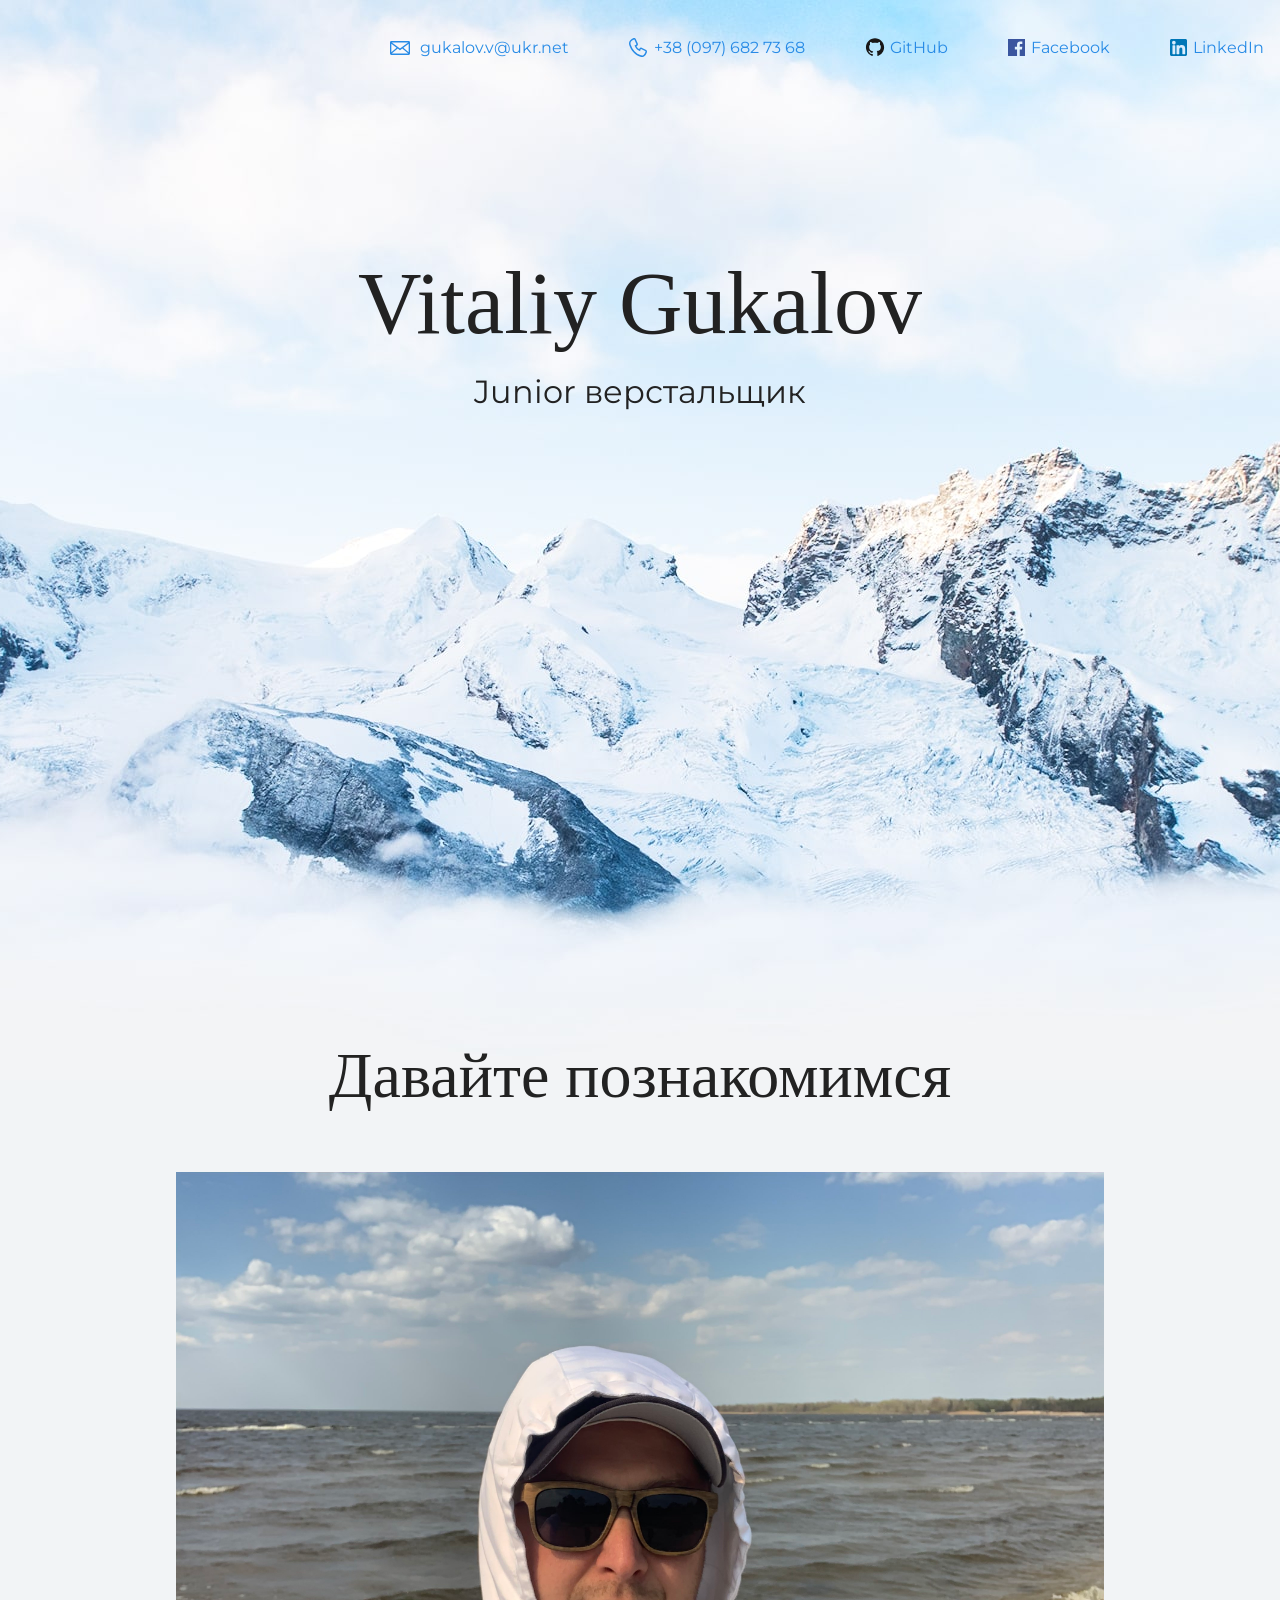
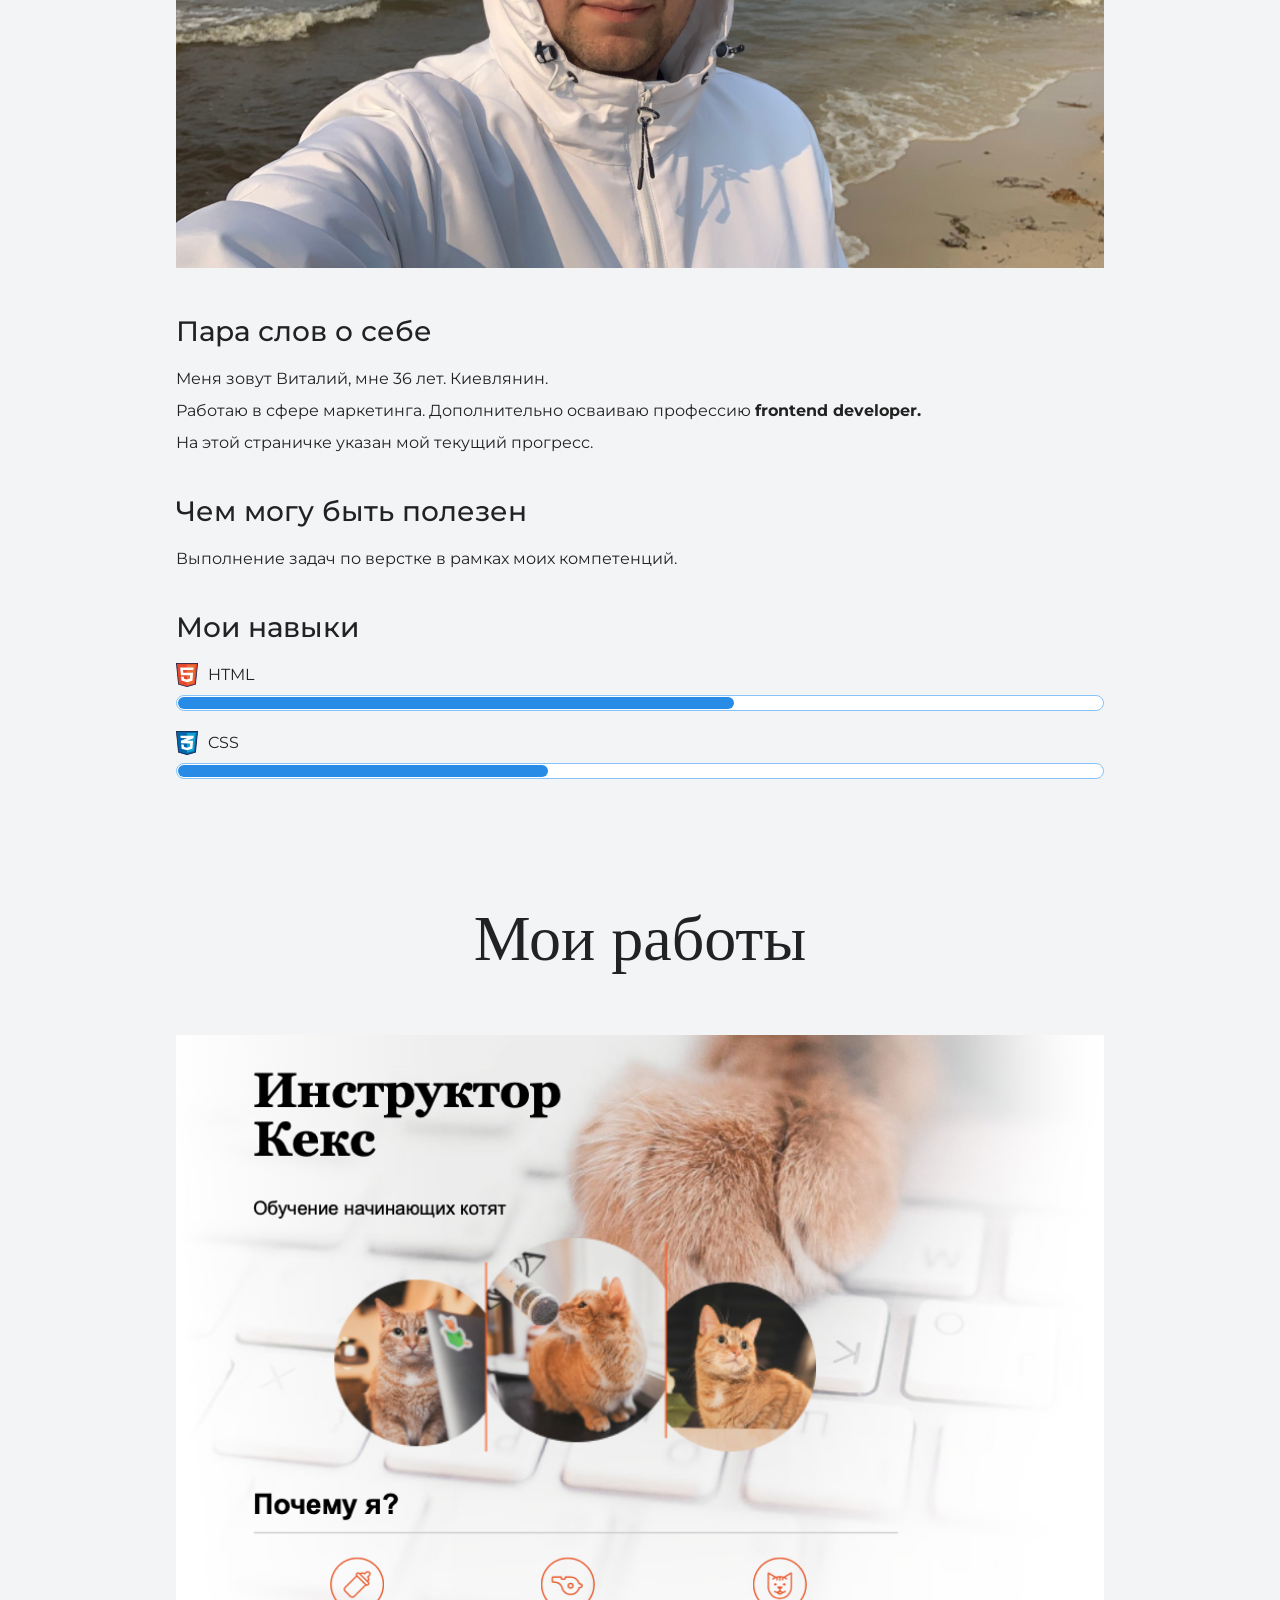
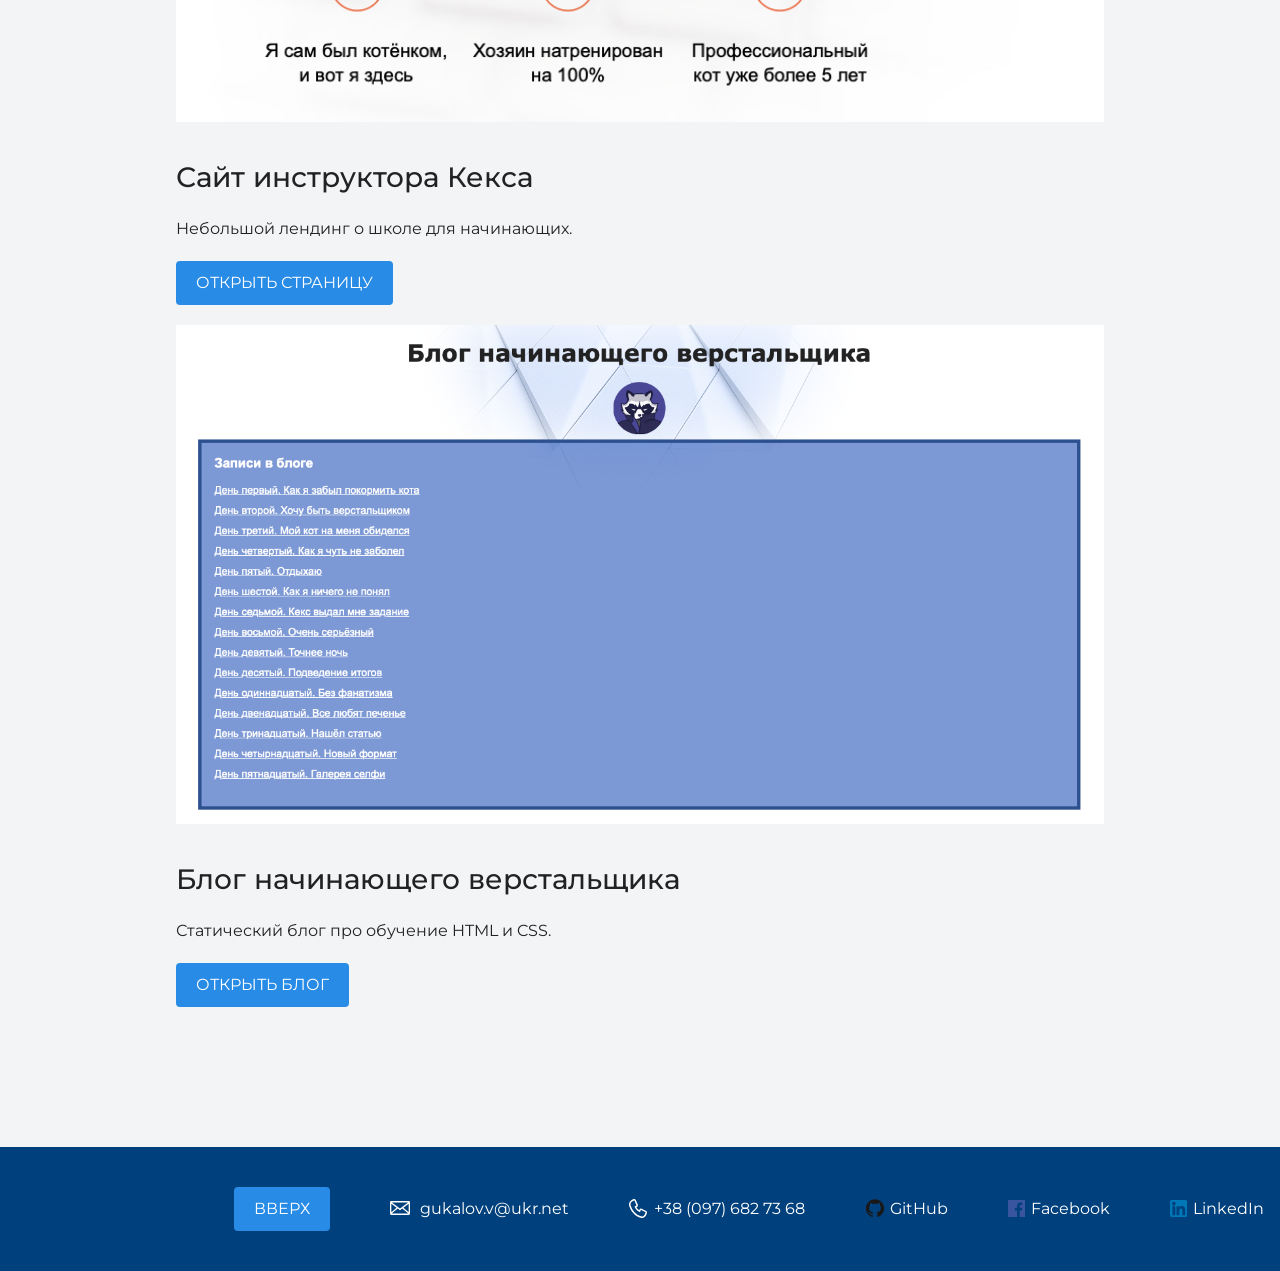
<file: index.html>
<!DOCTYPE html>
<html lang="ru" prefix="og: http://ogp.me/ns#">
  <head>
    <meta charset="UTF-8">
    <title>Портфолио Junior верстальщика</title>
    <meta property="og:title" content="Vitaliy Gukalov - portfolio">
    <meta property="og:type" content="article">
    <meta property="og:url" content="https://vitaliy-1809.github.io/my-site/">
    <meta property="og:image" content="https://vitaliy-1809.github.io/my-site/files/user.jpg">
    <link rel="stylesheet" href="style.css">
    <link rel="stylesheet" href="https://fonts.googleapis.com/css?family=Montserrat:400,500,700%7COld+Standard+TT&display=swap&subset=cyrillic">
  </head>

  <body>
    <header class="page-header">
      <div class="container">
        <a class="header-email" href="mailto:gukalov.v@ukr.net">gukalov.v@ukr.net</a>
        <a class="header-phone" href="tel:+380976827368">+38 (097) 682 73 68</a>
        <a class="header-github" href="https://github.com/Vitaliy-1809">GitHub</a>
        <a class="header-facebook" href="https://www.facebook.com/gukalov.v">Facebook</a>
        <a class="header-linkedin" href="https://www.linkedin.com/in/vitaliy-gukalov/">LinkedIn</a>
      </div>
      <!--<nav class="main-menu">
        <ul>
          <li><a href="#about"><i class="fa fa-home fa-fw"></i>Обо мне</a></li>
          <li><a href="#skills">Мои навыки</a></li>
          <li><a href="#works">Мои работы</a></li>
        </ul>
      </nav>-->
    </header>

    <section class="hero-image">
      <div class="container">
        <h1 class="heading">Vitaliy Gukalov</h1>
        <p>Junior верстальщик</p>
      </div>
    </section>

    <section class="intro">
      <div class="container">
        <h2 class="subheading" id="about">Давайте познакомимся</h2>
        <figure class="user-image">
          <img src="files/user.jpg" width="928" alt="Vitaliy Gukalov">
        </figure>
        <div>
          <h3>Пара слов о себе</h3>
          <p>Меня зовут Виталий, мне 36 лет. Киевлянин.<br> Работаю в сфере маркетинга. Дополнительно осваиваю профессию <b>frontend developer.</b><br>
          На этой страничке указан мой текущий прогресс.</p>
        </div>
        <div>
          <h3>Чем могу быть полезен</h3>
          <p>Выполнение задач по верстке в рамках моих компетенций.</p>
        </div>
        <div class="skills">
          <h3 id="skills">Мои навыки</h3>
          <dl class="skills-list">
            <dt class="skill-html">HTML</dt>
            <dd class="level"><div style="width: 60%;">60%</div></dd>
            <dt class="skill-css">CSS</dt>
            <dd class="level"><div style="width: 40%;">40%</div></dd>
          </dl>
        </div>
      </div>
    </section>

    <section class="portfolio">
      <div class="container">
        <h2 class="subheading" id="works">Мои работы</h2>
        <figure class="project-image">
          <img src="files/project.png" width="928" alt="Cайт инструктора Кекса">
        </figure>
        <h3>Сайт инструктора Кекса</h3>
        <p>Небольшой лендинг о школе для начинающих.</p>
        <a class="button" href="source/project/index.html">Открыть страницу</a>
        <figure class="project-image">
          <img src="files/project2.png" width="928" alt="Блог начинающего верстальщика">
        </figure>
        <h3>Блог начинающего верстальщика</h3>
        <p>Статический блог про обучение HTML и CSS.</p>
        <a class="button" href="source/project6/index.html">Открыть блог</a>
      </div>
    </section>

    <footer class="page-footer">
      <div class="container">
        <a class="button2" href="#">Вверх</a>
        <a class="footer-email" href="mailto:gukalov.v@ukr.net">gukalov.v@ukr.net</a>
        <a class="footer-phone" href="tel:+380976827368">+38 (097) 682 73 68</a>
        <a class="footer-github" href="https://github.com/Vitaliy-1809">GitHub</a>
        <a class="footer-facebook" href="https://www.facebook.com/gukalov.v">Facebook</a>
        <a class="footer-linkedin" href="https://www.linkedin.com/in/vitaliy-gukalov/">LinkedIn</a>
      </div>
    </footer>
  </body>
</html>
</file>
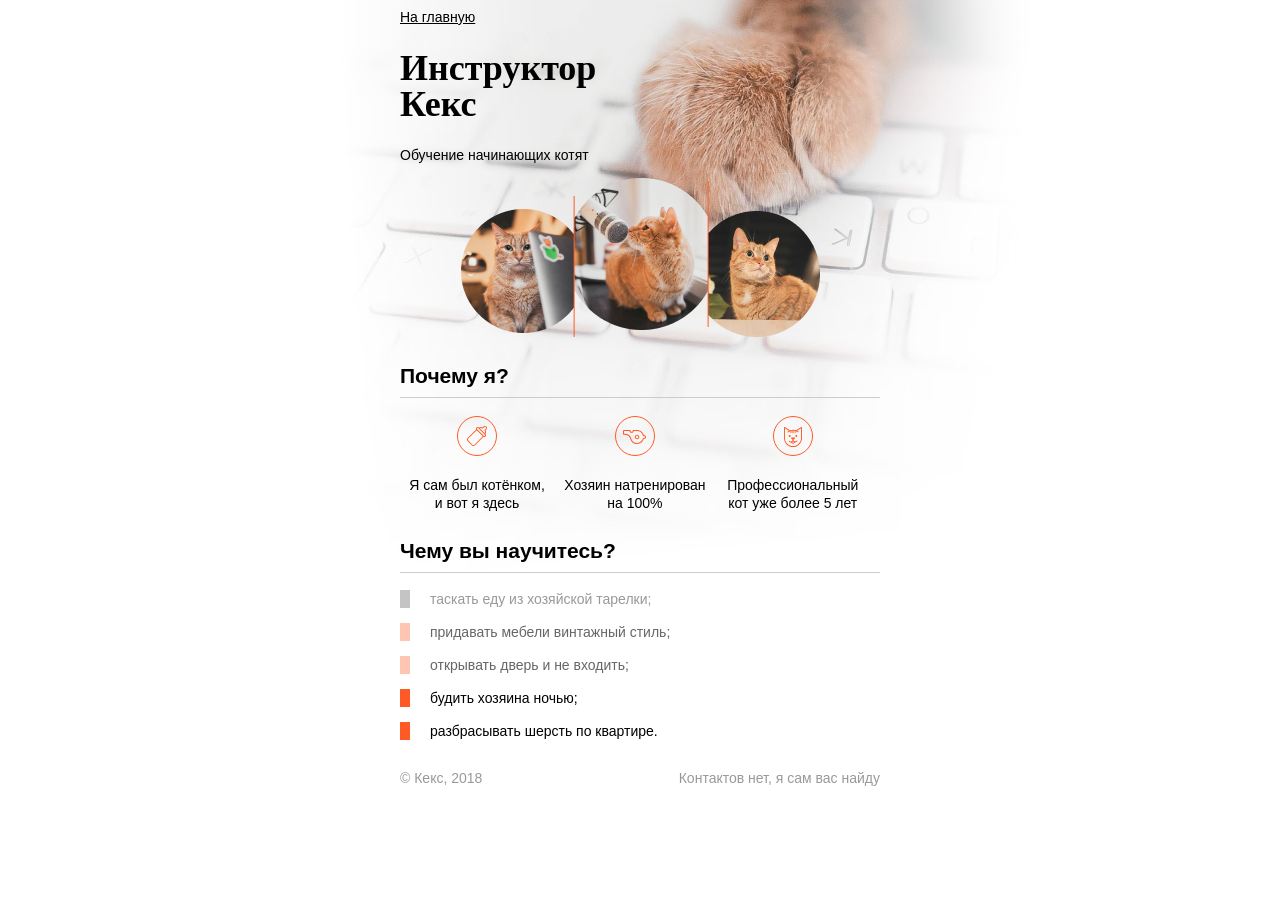
<file: source/project/index.html>
<!DOCTYPE html>
<html lang="ru">
  <head>
    <meta charset="utf-8">
    <title>Инструктор Кекс</title>
    <link rel="stylesheet" href="style.css">
  </head>
  <body>
    <div class="container">
      <nav class="blog-navigation">
        <a href="https://vitaliy-1809.github.io/my-site/">На главную</a>
      </nav>
      <header class="site-header">
        <h1>Инструктор Кекс</h1>
        <p>Обучение начинающих котят</p>
        <img src="img/keks.png">
      </header>

      <section class="features">
        <h2>Почему я?</h2>
        <p class="feature-kitten">Я сам был котёнком, и вот я здесь</p>
        <p class="feature-train">Хозяин натренирован на 100%</p>
        <p class="feature-cat">Профессиональный кот уже более 5 лет</p>
      </section>

      <section class="skills">
        <h2>Чему вы научитесь?</h2>
        <ul class="skills-list">
          <li class="skills-item">таскать еду из хозяйской тарелки;</li>
          <li class="skills-item standart">придавать мебели винтажный стиль;</li>
          <li class="skills-item standart">открывать дверь и не входить;</li>
          <li class="skills-item vip">будить хозяина ночью;</li>
          <li class="skills-item vip">разбрасывать шерсть по квартире.</li>
        </ul>
      </section>

      <footer class="site-footer">
        <p>© Кекс, 2018</p>
        <p>Контактов нет, я сам вас найду</p>
      </footer>
    </div>
  </body>
</html>
</file>
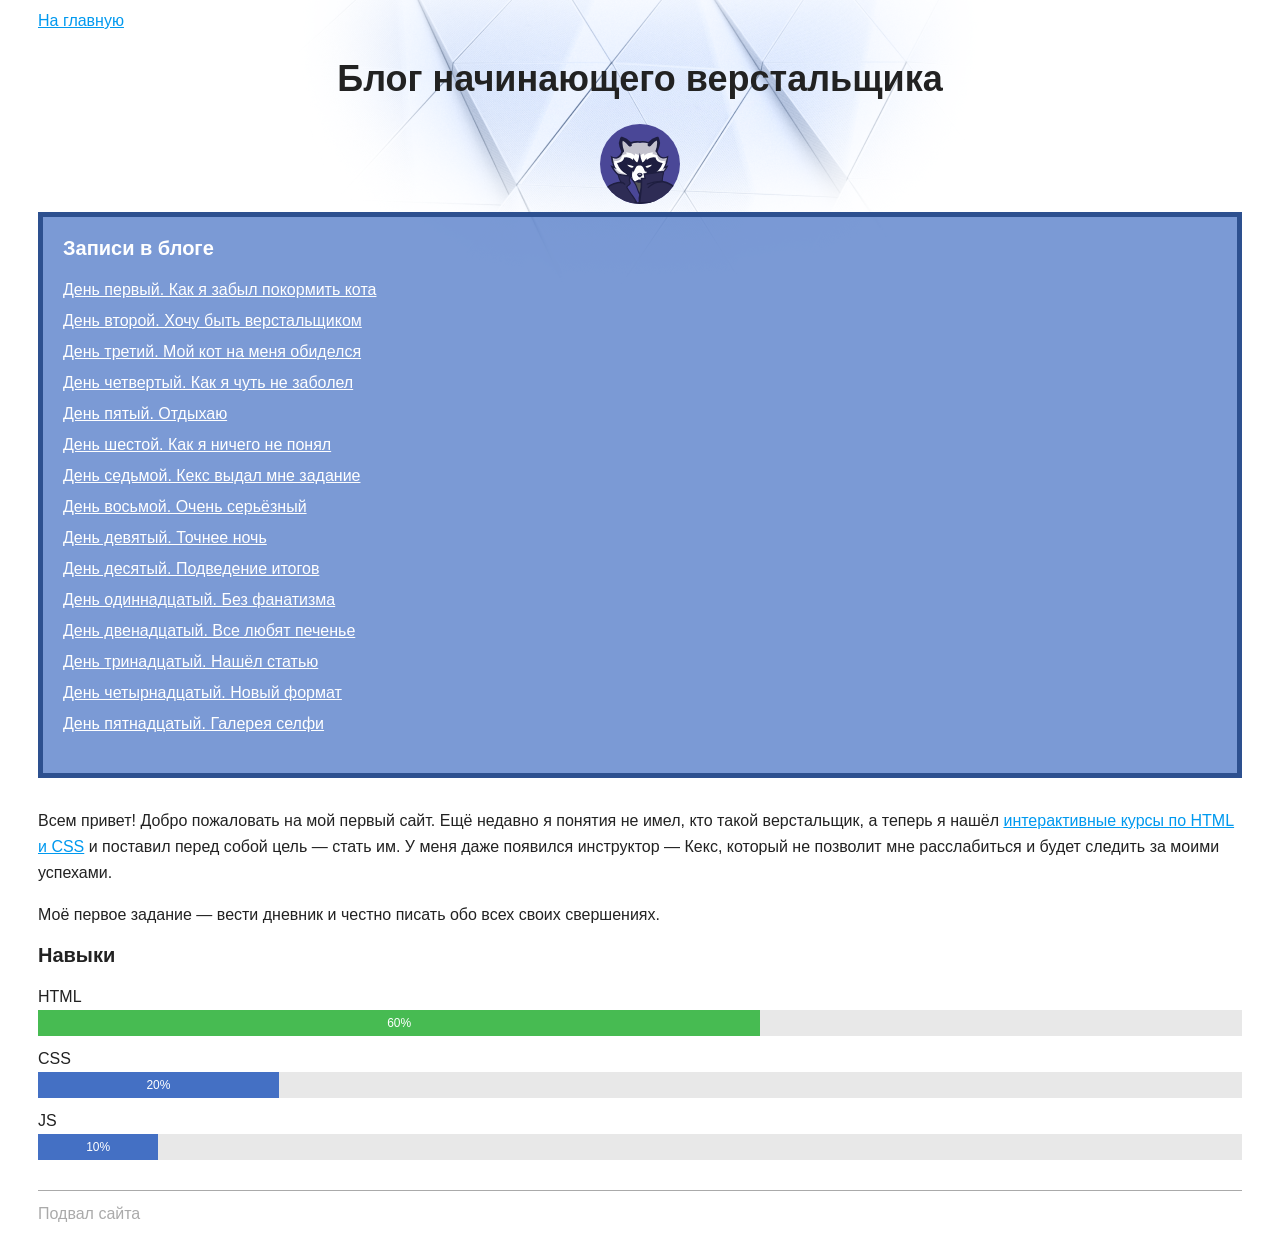
<file: source/project6/index.html>
<!DOCTYPE html>
<html lang="ru">
  <head>
    <meta charset="utf-8">
    <title>Блог начинающего верстальщика</title>
    <link rel="stylesheet" href="style.css">
  </head>
  <body>
    <nav>
      <a href="https://vitaliy-1809.github.io/my-site/">На главную</a>
    </nav>
    <header>
      <h1 class="page-title">Блог начинающего верстальщика</h1>
    </header>
    <main>
      <div class="avatar-container">
        <img class="avatar" src="img/raccoon.svg" width="80" height="80" alt="Аватарка">
      </div>
      <nav class="blog-navigation">
        <h2>Записи в блоге</h2>
        <ul>
          <li><a href="day-1.html">День первый. Как я забыл покормить кота</a></li>
          <li><a href="day-2.html">День второй. Хочу быть верстальщиком</a></li>
          <li><a href="day-3.html">День третий. Мой кот на меня обиделся</a></li>
          <li><a href="day-4.html">День четвертый. Как я чуть не заболел</a></li>
          <li><a href="day-5.html">День пятый. Отдыхаю</a></li>
          <li><a href="day-6.html">День шестой. Как я ничего не понял</a></li>
          <li><a href="day-7.html">День седьмой. Кекс выдал мне задание</a></li>
          <li><a href="day-8.html">День восьмой. Очень серьёзный</a></li>
          <li><a href="day-9.html">День девятый. Точнее ночь</a></li>
          <li><a href="day-10.html">День десятый. Подведение итогов</a></li>
          <li><a href="day-11.html">День одиннадцатый. Без фанатизма</a></li>
          <li><a href="day-12.html">День двенадцатый. Все любят печенье</a></li>
          <li><a href="day-13.html">День тринадцатый. Нашёл статью</a></li>
          <li><a href="day-14.html">День четырнадцатый. Новый формат</a></li>
          <li><a href="day-15.html">День пятнадцатый. Галерея селфи</a></li>
        </ul>
      </nav>
      <section>
        <p>Всем привет! Добро пожаловать на мой первый сайт. Ещё недавно я понятия не имел, кто такой верстальщик, а теперь я нашёл <a href="https://htmlacademy.ru/courses">интерактивные курсы по HTML и CSS</a> и поставил перед собой цель — стать им. У меня даже появился инструктор — Кекс, который не позволит мне расслабиться и будет следить за моими успехами.</p>
        <p>Моё первое задание — вести дневник и честно писать обо всех своих свершениях.</p>
      </section>
      <section>
        <h2>Навыки</h2>
        <dl class="skills">
          <dt>HTML</dt>
          <dd><div class="skills-level skills-level-ok" style="width: 60%;">60%</div></dd>
          <dt>CSS</dt>
          <dd><div class="skills-level" style="width: 20%;">20%</div></dd>
          <dt>JS</dt>
          <dd><div class="skills-level" style="width: 10%;">10%</div></dd>
        </dl>
      </section>
    </main>
    <footer>
      Подвал сайта
    </footer>
  </body>
</html>
</file>
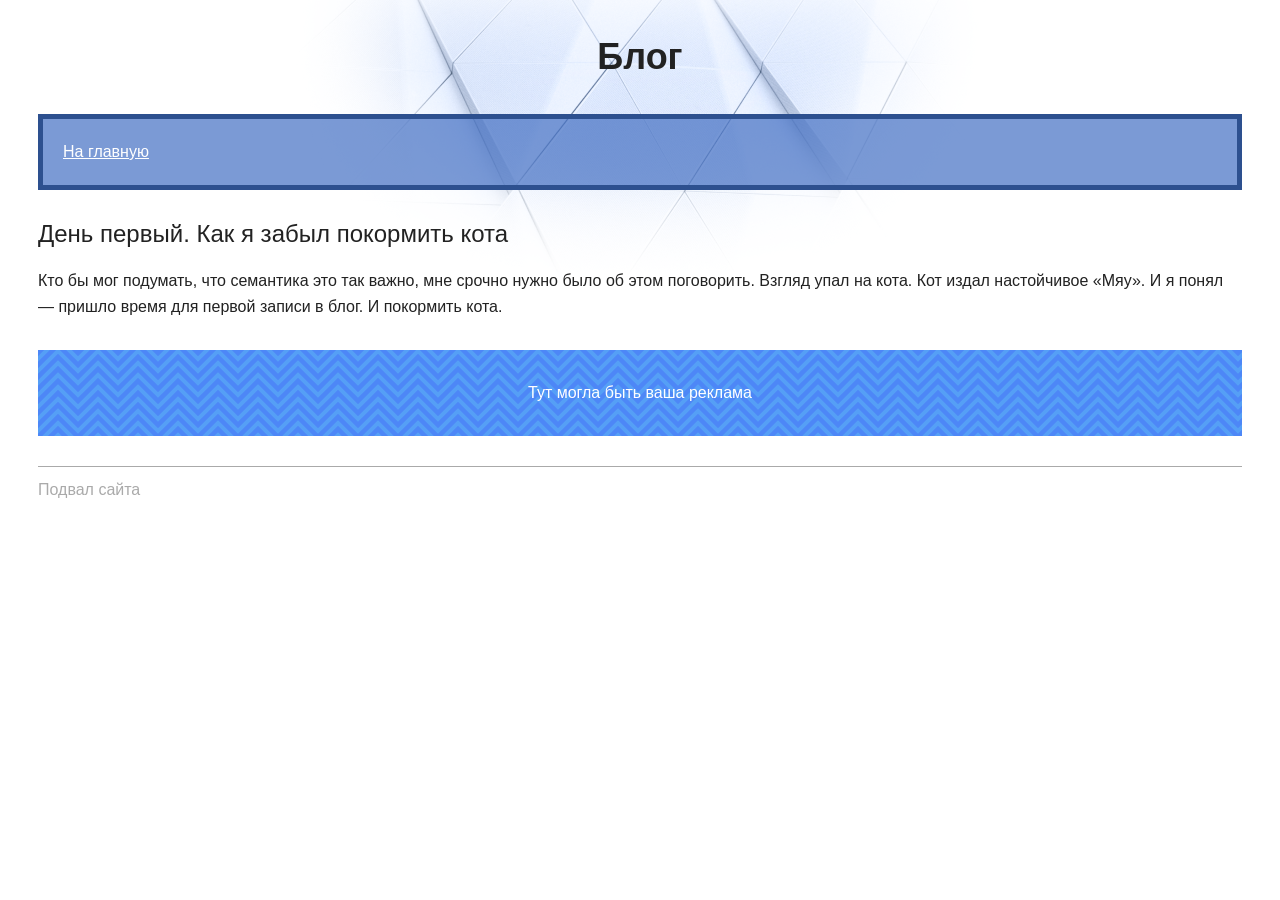
<file: source/project6/day-1.html>
<!DOCTYPE html>
<html lang="ru">
  <head>
    <meta charset="utf-8">
    <title>Дневник начинающего верстальщика</title>
    <link rel="stylesheet" href="style.css">
  </head>
  <body>
    <header>
      <p class="page-title">Блог</p>
      <nav class="blog-navigation">
        <a href="index.html">На главную</a>
      </nav>
    </header>
    <main>
      <article>
        <h1>День первый. Как я забыл покормить кота</h1>
        <p>Кто бы мог подумать, что семантика это так важно, мне срочно нужно было об этом поговорить. Взгляд упал на кота. Кот издал настойчивое «Мяу». И я понял — пришло время для первой записи в блог. И покормить кота.</p>
      </article>
      <aside class="partnership">
        Тут могла быть ваша реклама
      </aside>
    </main>
    <footer>
      Подвал сайта
    </footer>
  </body>
</html>
</file>
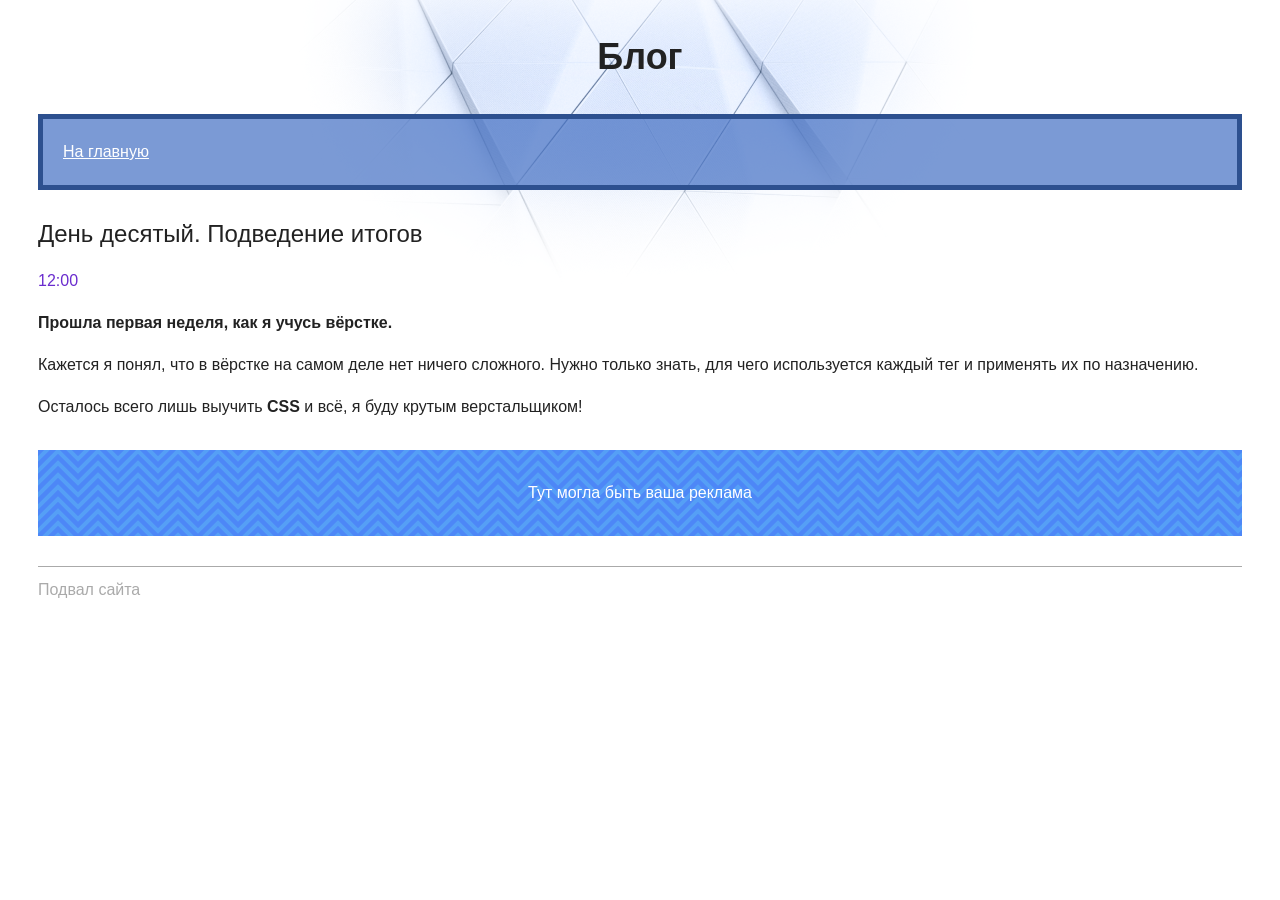
<file: source/project6/day-10.html>
<!DOCTYPE html>
<html lang="ru">
  <head>
    <meta charset="utf-8">
    <title>Дневник начинающего верстальщика</title>
    <link rel="stylesheet" href="style.css">
  </head>
  <body>
    <header>
      <p class="page-title">Блог</p>
      <nav class="blog-navigation">
        <a href="index.html">На главную</a>
      </nav>
    </header>
    <main>
      <article>
        <h1>День десятый. Подведение итогов</h1>
        <time datetime="2018-11-28T12:00">12:00</time>

        <p><b>Прошла первая неделя, как я учусь вёрстке.</b></p>

        <p>Кажется я понял, что в вёрстке на самом деле нет ничего сложного. Нужно только знать, для чего используется каждый тег и применять их по назначению.</p>

        <p>Осталось всего лишь выучить <strong>CSS</strong> и всё, я буду крутым верстальщиком!</p>
      </article>
      <aside class="partnership">
        Тут могла быть ваша реклама
      </aside>
    </main>
    <footer>
      Подвал сайта
    </footer>
  </body>
</html>
</file>
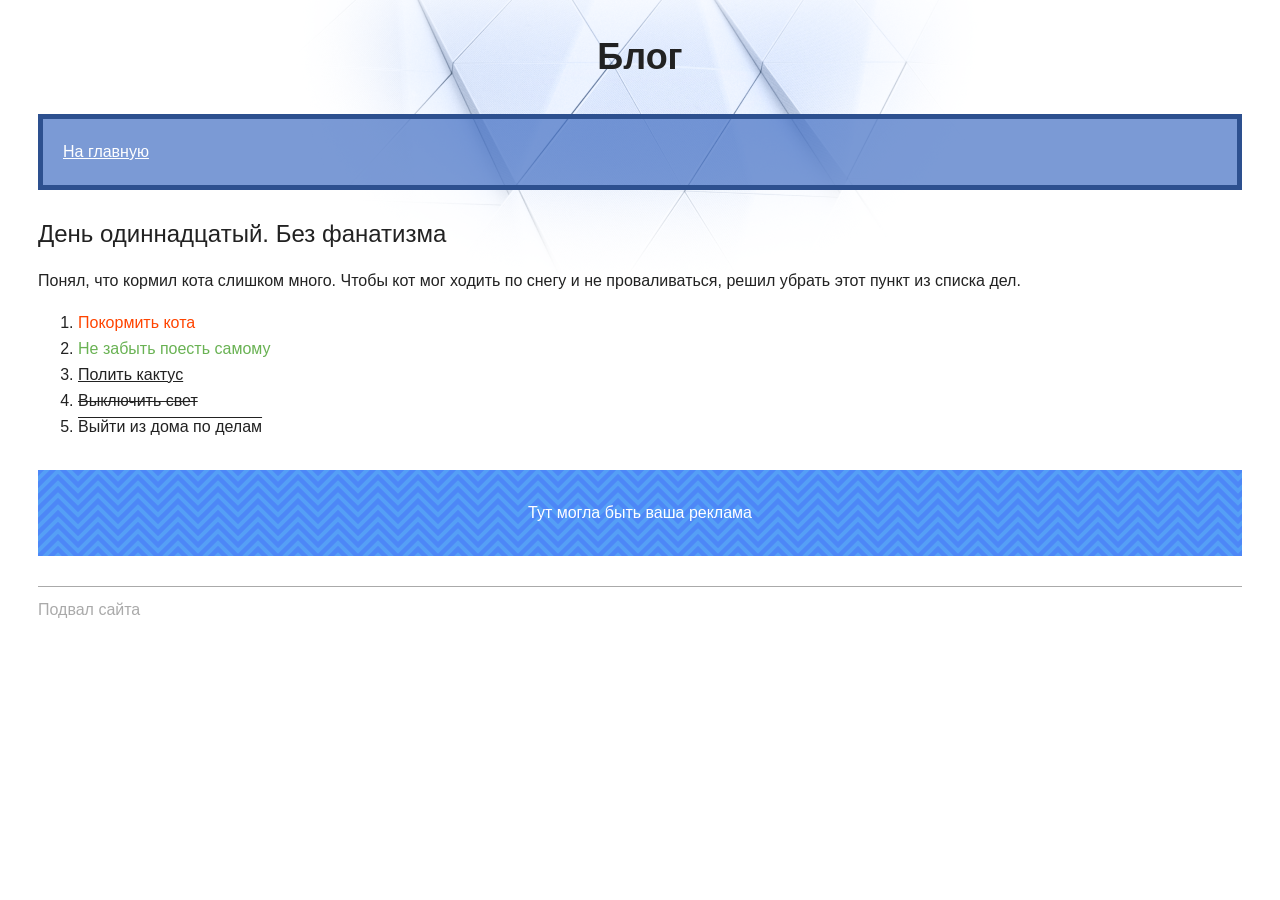
<file: source/project6/day-11.html>
<!DOCTYPE html>
<html lang="ru">
  <head>
    <meta charset="utf-8">
    <title>Дневник начинающего верстальщика</title>
    <link rel="stylesheet" href="style.css">
  </head>
  <body>
    <header>
      <p class="page-title">Блог</p>
      <nav class="blog-navigation">
        <a href="index.html">На главную</a>
      </nav>
    </header>
    <main>
      <article>
        <h1>День одиннадцатый. Без фанатизма</h1>
        <p>Понял, что кормил кота слишком много. Чтобы кот мог ходить по снегу и не проваливаться, решил убрать этот пункт из списка дел.</p>
        <ol>
          <li><del>Покормить кота</del></li>
          <li><ins>Не забыть поесть самому</ins></li>
          <li class="underline">Полить кактус</li>
          <li class="line-through">Выключить свет</li>
          <li class="overline">Выйти из дома по делам</li>
        </ol>
      </article>
      <aside class="partnership">
        Тут могла быть ваша реклама
      </aside>
    </main>
    <footer>
      Подвал сайта
    </footer>
  </body>
</html>
</file>
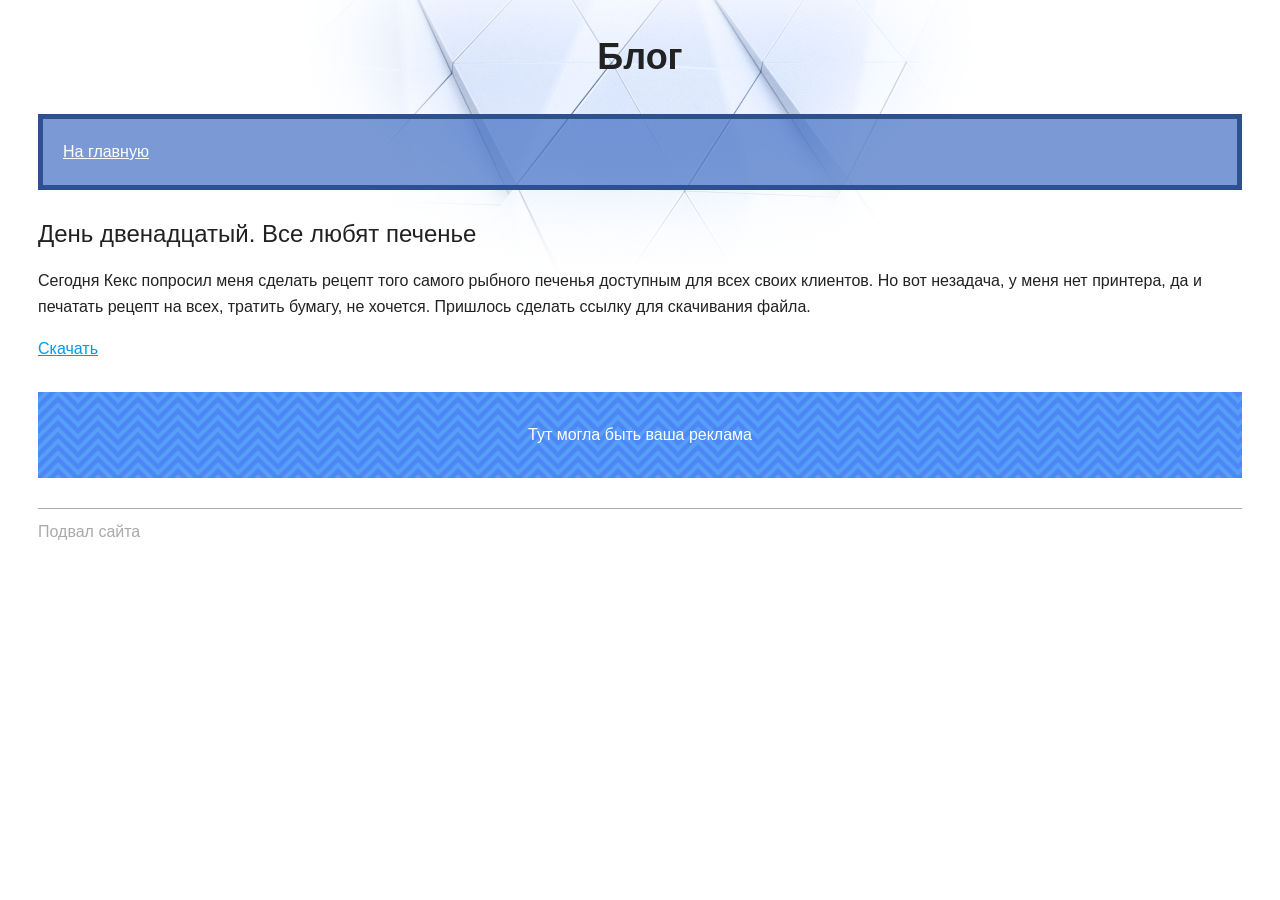
<file: source/project6/day-12.html>
<!DOCTYPE html>
<html lang="ru">
  <head>
    <meta charset="utf-8">
    <title>Дневник начинающего верстальщика</title>
    <link rel="stylesheet" href="style.css">
  </head>
  <body>
    <header>
      <p class="page-title">Блог</p>
      <nav class="blog-navigation">
        <a href="index.html">На главную</a>
      </nav>
    </header>
    <main>
      <article>
        <h1>День двенадцатый. Все любят печенье</h1>
        <p>Сегодня Кекс попросил меня сделать рецепт <a>того самого рыбного печенья</a> доступным для всех своих клиентов. Но вот незадача, у меня нет принтера, да и печатать рецепт на всех, тратить бумагу, не хочется. Пришлось сделать ссылку для скачивания файла.</p>
        <p>
          <a href="files/recipe.pdf" download>Скачать</a>
        </p>
      </article>
      <aside class="partnership">
        Тут могла быть ваша реклама
      </aside>
    </main>
    <footer>
      Подвал сайта
    </footer>
  </body>
</html>
</file>
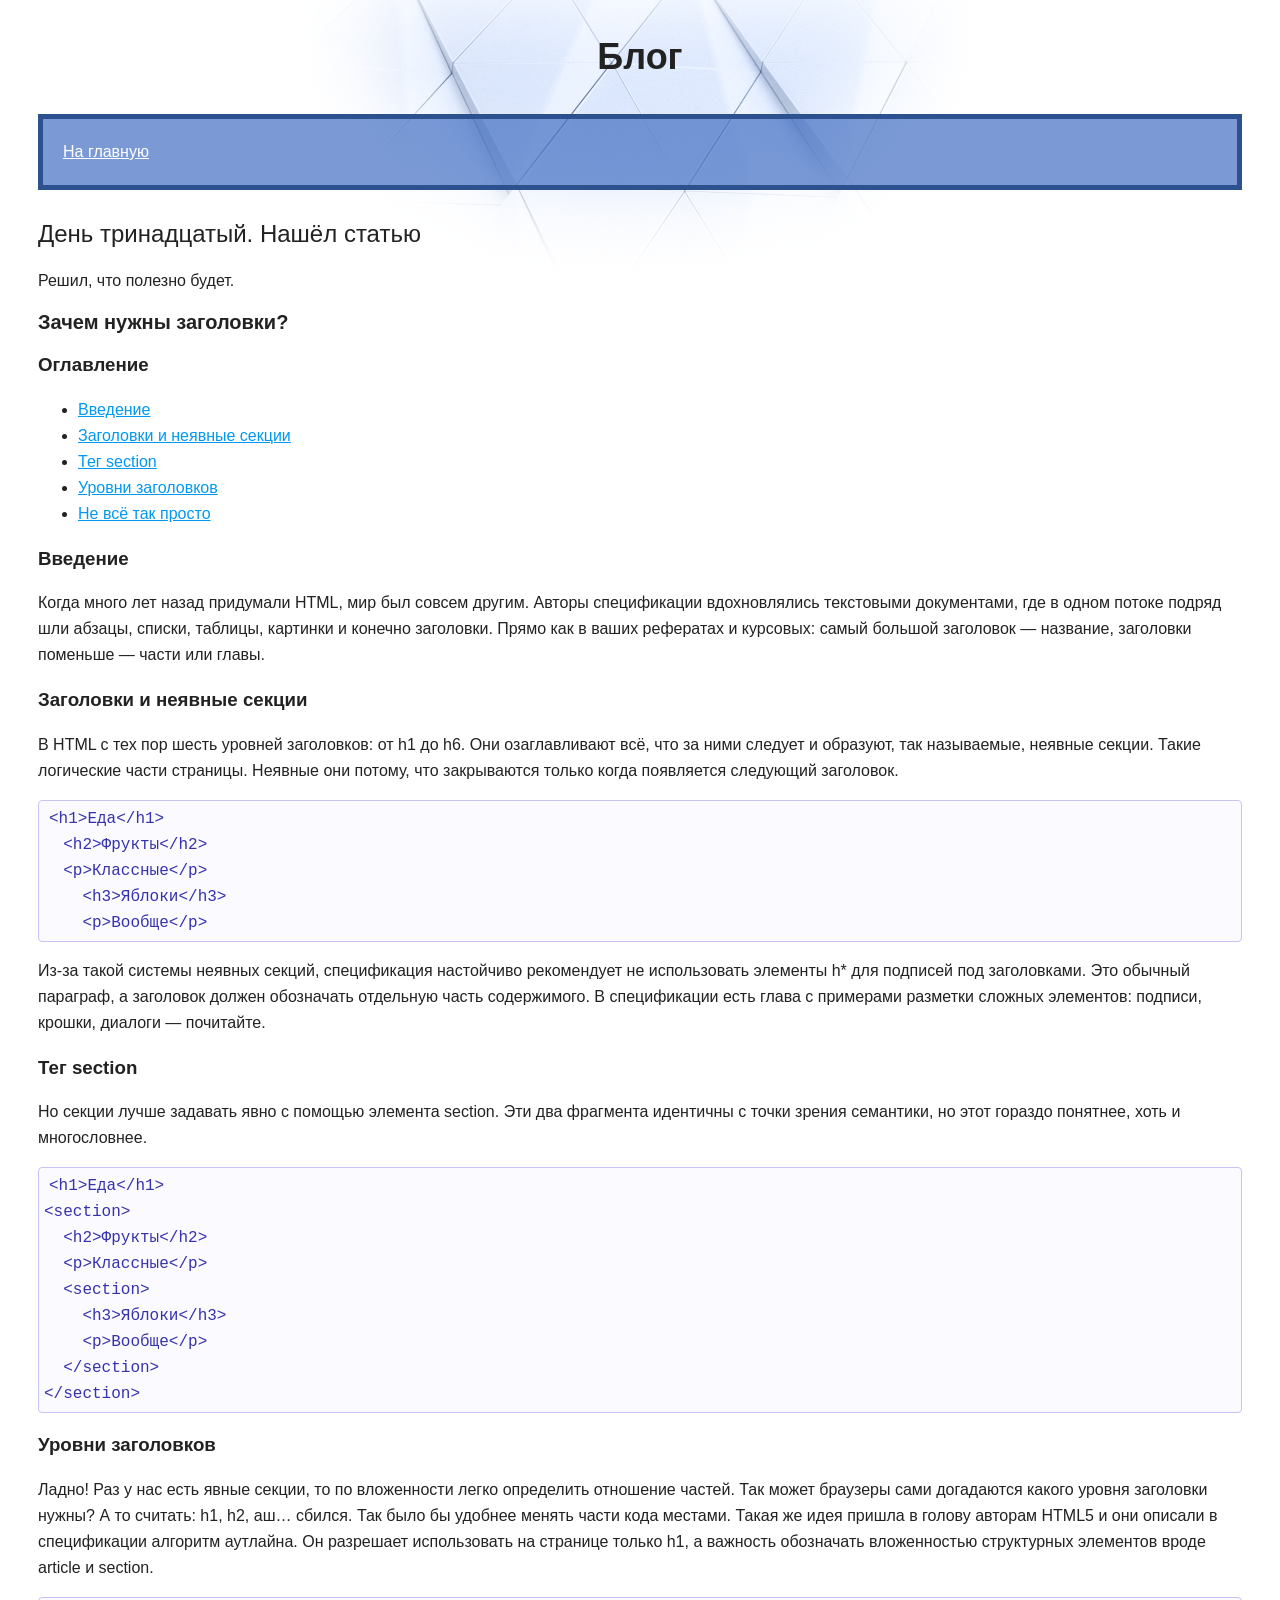
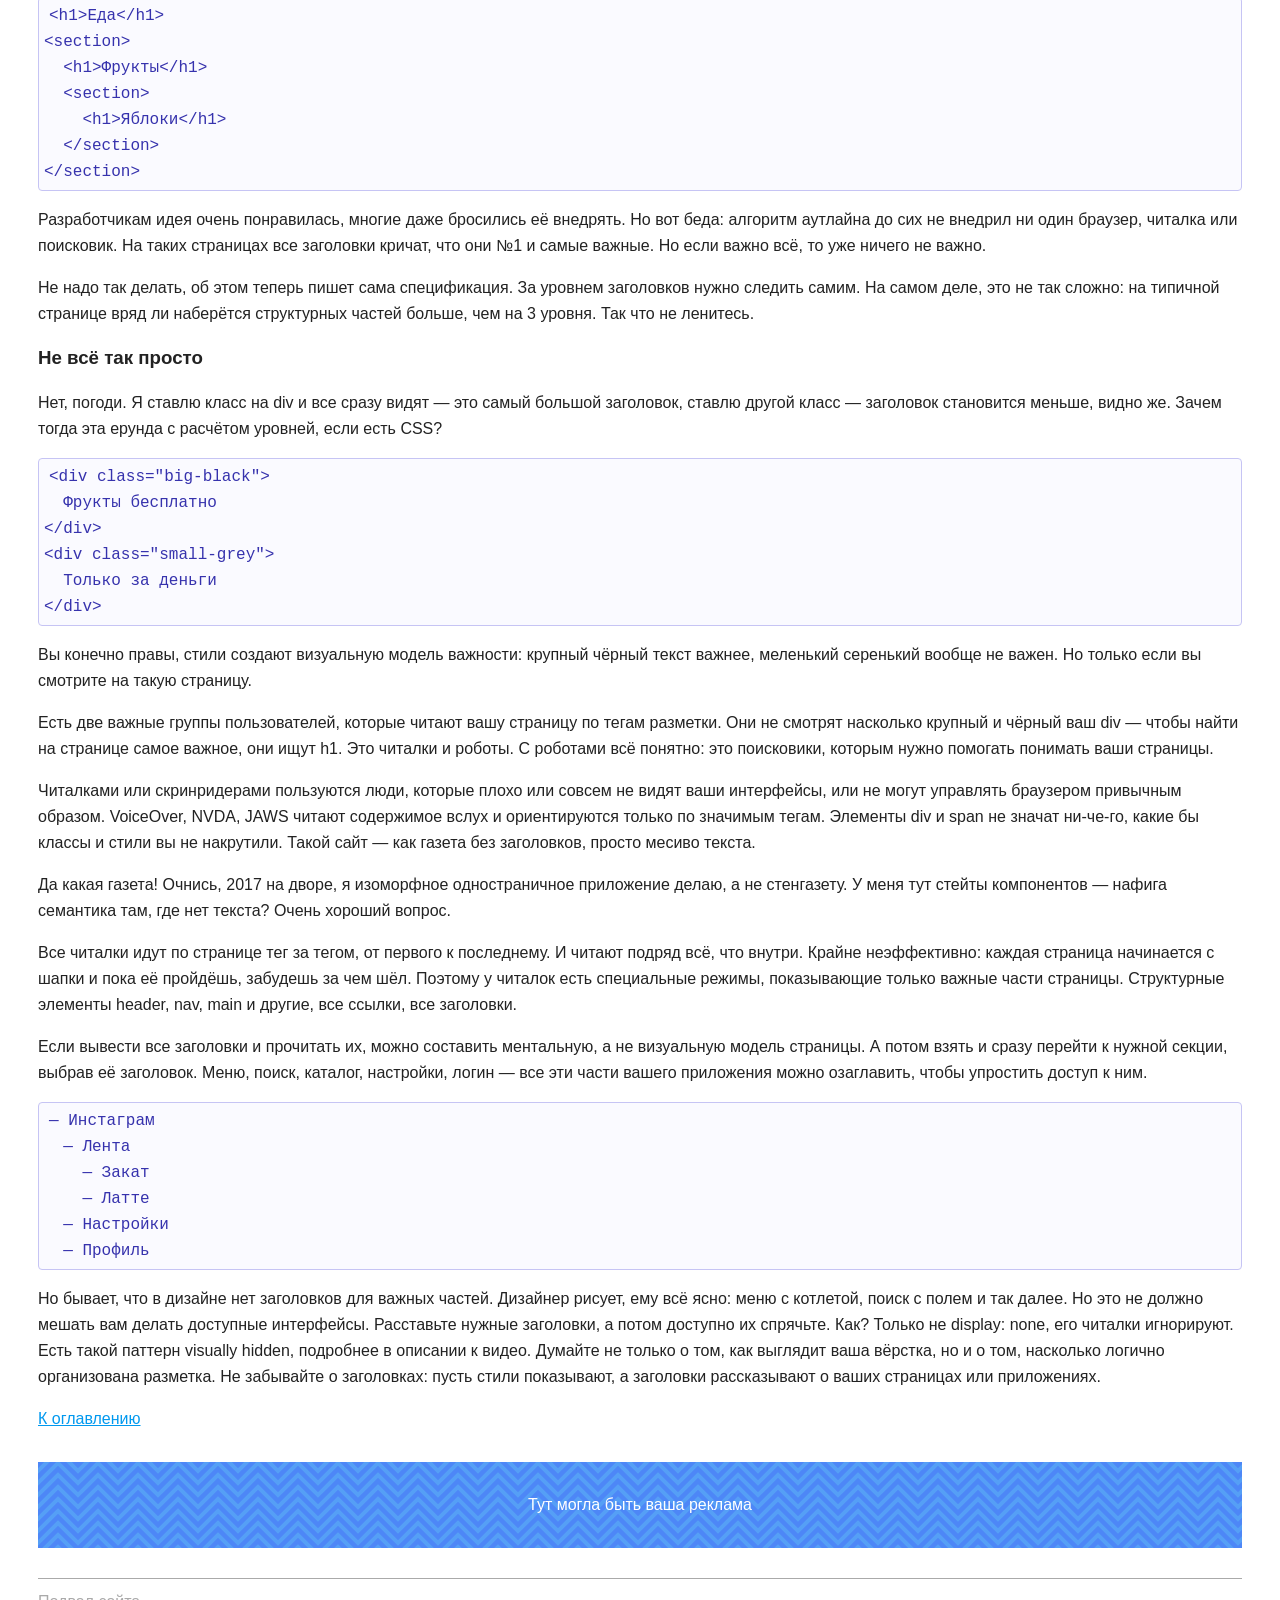
<file: source/project6/day-13.html>
<!DOCTYPE html>
<html lang="ru">
  <head>
    <meta charset="utf-8">
    <title>Дневник начинающего верстальщика</title>
    <link rel="stylesheet" href="style.css">
  </head>
  <body>
    <header>
      <p class="page-title">Блог</p>
      <nav class="blog-navigation">
        <a href="index.html">На главную</a>
      </nav>
    </header>
    <main>
      <article>
        <h1>День тринадцатый. Нашёл статью</h1>
        <p>Решил, что полезно будет.</p>

        <h2>Зачем нужны заголовки?</h2>

        <h3 id="content">Оглавление</h3>
        <ul>
          <li>
            <a href="#intro">Введение</a>
          </li>
          <li>
            <a href="#heading">Заголовки и неявные секции</a>
          </li>
          <li>
            <a href="#sections">Тег section</a>
          </li>
          <li>
            <a href="#levels">Уровни заголовков</a>
          </li>
          <li>
            <a href="#easy">Не всё так просто</a>
          </li>
        </ul>

        <article>
          <h3 id="intro">Введение</h3>

          <p>Когда много лет назад придумали HTML, мир был совсем другим. Авторы спецификации вдохновлялись текстовыми документами, где в одном потоке подряд шли абзацы, списки, таблицы, картинки и конечно заголовки. Прямо как в ваших рефератах и курсовых: самый большой заголовок — название, заголовки поменьше — части или главы.</p>

          <h3 id="heading">Заголовки и неявные секции</h3>

          <p>В HTML с тех пор шесть уровней заголовков: от h1 до h6. Они озаглавливают всё, что за ними следует и образуют, так называемые, неявные секции. Такие логические части страницы. Неявные они потому, что закрываются только когда появляется следующий заголовок.</p>

          <pre><code>&lt;h1&gt;Еда&lt;/h1&gt;
  &lt;h2&gt;Фрукты&lt;/h2&gt;
  &lt;p&gt;Классные&lt;/p&gt;
    &lt;h3&gt;Яблоки&lt;/h3&gt;
    &lt;p&gt;Вообще&lt;/p&gt;</code></pre>

          <p>Из-за такой системы неявных секций, спецификация настойчиво рекомендует не использовать элементы h* для подписей под заголовками. Это обычный параграф, а заголовок должен обозначать отдельную часть содержимого. В спецификации есть глава с примерами разметки сложных элементов: подписи, крошки, диалоги — почитайте.</p>

          <h3 id="sections">Тег section</h3>

          <p>Но секции лучше задавать явно с помощью элемента section. Эти два фрагмента идентичны с точки зрения семантики, но этот гораздо понятнее, хоть и многословнее.</p>
          <pre><code>&lt;h1&gt;Еда&lt;/h1&gt;
&lt;section&gt;
  &lt;h2&gt;Фрукты&lt;/h2&gt;
  &lt;p&gt;Классные&lt;/p&gt;
  &lt;section&gt;
    &lt;h3&gt;Яблоки&lt;/h3&gt;
    &lt;p&gt;Вообще&lt;/p&gt;
  &lt;/section&gt;
&lt;/section&gt;</code></pre>

          <h3 id="levels">Уровни заголовков</h3>

          <p>Ладно! Раз у нас есть явные секции, то по вложенности легко определить отношение частей. Так может браузеры сами догадаются какого уровня заголовки нужны? А то считать: h1, h2, аш… сбился. Так было бы удобнее менять части кода местами. Такая же идея пришла в голову авторам HTML5 и они описали в спецификации алгоритм аутлайна. Он разрешает использовать на странице только h1, а важность обозначать вложенностью структурных элементов вроде article и section.</p>

          <pre><code>&lt;h1&gt;Еда&lt;/h1&gt;
&lt;section&gt;
  &lt;h1&gt;Фрукты&lt;/h1&gt;
  &lt;section&gt;
    &lt;h1&gt;Яблоки&lt;/h1&gt;
  &lt;/section&gt;
&lt;/section&gt;</code></pre>

          <p>Разработчикам идея очень понравилась, многие даже бросились её внедрять. Но вот беда: алгоритм аутлайна до сих не внедрил ни один браузер, читалка или поисковик. На таких страницах все заголовки кричат, что они №1 и самые важные. Но если важно всё, то уже ничего не важно.</p>

          <p>Не надо так делать, об этом теперь пишет сама спецификация. За уровнем заголовков нужно следить самим. На самом деле, это не так сложно: на типичной странице вряд ли наберётся структурных частей больше, чем на 3 уровня. Так что не ленитесь.</p>

          <h3 id="easy">Не всё так просто</h3>

          <p>Нет, погоди. Я ставлю класс на div и все сразу видят — это самый большой заголовок, ставлю другой класс — заголовок становится меньше, видно же. Зачем тогда эта ерунда с расчётом уровней, если есть CSS?</p>

          <pre><code>&lt;div class="big-black"&gt;
  Фрукты бесплатно
&lt;/div&gt;
&lt;div class="small-grey"&gt;
  Только за деньги
&lt;/div&gt;</code></pre>

          <p>Вы конечно правы, стили создают визуальную модель важности: крупный чёрный текст важнее, меленький серенький вообще не важен. Но только если вы смотрите на такую страницу.</p>

          <p>Есть две важные группы пользователей, которые читают вашу страницу по тегам разметки. Они не смотрят насколько крупный и чёрный ваш div — чтобы найти на странице самое важное, они ищут h1. Это читалки и роботы. С роботами всё понятно: это поисковики, которым нужно помогать понимать ваши страницы.</p>

          <p>Читалками или скринридерами пользуются люди, которые плохо или совсем не видят ваши интерфейсы, или не могут управлять браузером привычным образом. VoiceOver, NVDA, JAWS читают содержимое вслух и ориентируются только по значимым тегам. Элементы div и span не значат ни-че-го, какие бы классы и стили вы не накрутили. Такой сайт — как газета без заголовков, просто месиво текста.</p>

          <p>Да какая газета! Очнись, 2017 на дворе, я изоморфное одностраничное приложение делаю, а не стенгазету. У меня тут стейты компонентов — нафига семантика там, где нет текста? Очень хороший вопрос.</p>

          <p>Все читалки идут по странице тег за тегом, от первого к последнему. И читают подряд всё, что внутри. Крайне неэффективно: каждая страница начинается с шапки и пока её пройдёшь, забудешь за чем шёл. Поэтому у читалок есть специальные режимы, показывающие только важные части страницы. Структурные элементы header, nav, main и другие, все ссылки, все заголовки.</p>

          <p>Если вывести все заголовки и прочитать их, можно составить ментальную, а не визуальную модель страницы. А потом взять и сразу перейти к нужной секции, выбрав её заголовок. Меню, поиск, каталог, настройки, логин — все эти части вашего приложения можно озаглавить, чтобы упростить доступ к ним.</p>

          <pre><code>— Инстаграм
  — Лента
    — Закат
    — Латте
  — Настройки
  — Профиль</code></pre>

          <p>Но бывает, что в дизайне нет заголовков для важных частей. Дизайнер рисует, ему всё ясно: меню с котлетой, поиск с полем и так далее. Но это не должно мешать вам делать доступные интерфейсы. Расставьте нужные заголовки, а потом доступно их спрячьте. Как? Только не display: none, его читалки игнорируют. Есть такой паттерн visually hidden, подробнее в описании к видео.

          Думайте не только о том, как выглядит ваша вёрстка, но и о том, насколько логично организована разметка. Не забывайте о заголовках: пусть стили показывают, а заголовки рассказывают о ваших страницах или приложениях.</p>

          <p>
            <a href="#content">К оглавлению</a>
          </p>
        </article>
      </article>
      <aside class="partnership">
        Тут могла быть ваша реклама
      </aside>
    </main>
    <footer>
      Подвал сайта
    </footer>
  </body>
</html>
</file>
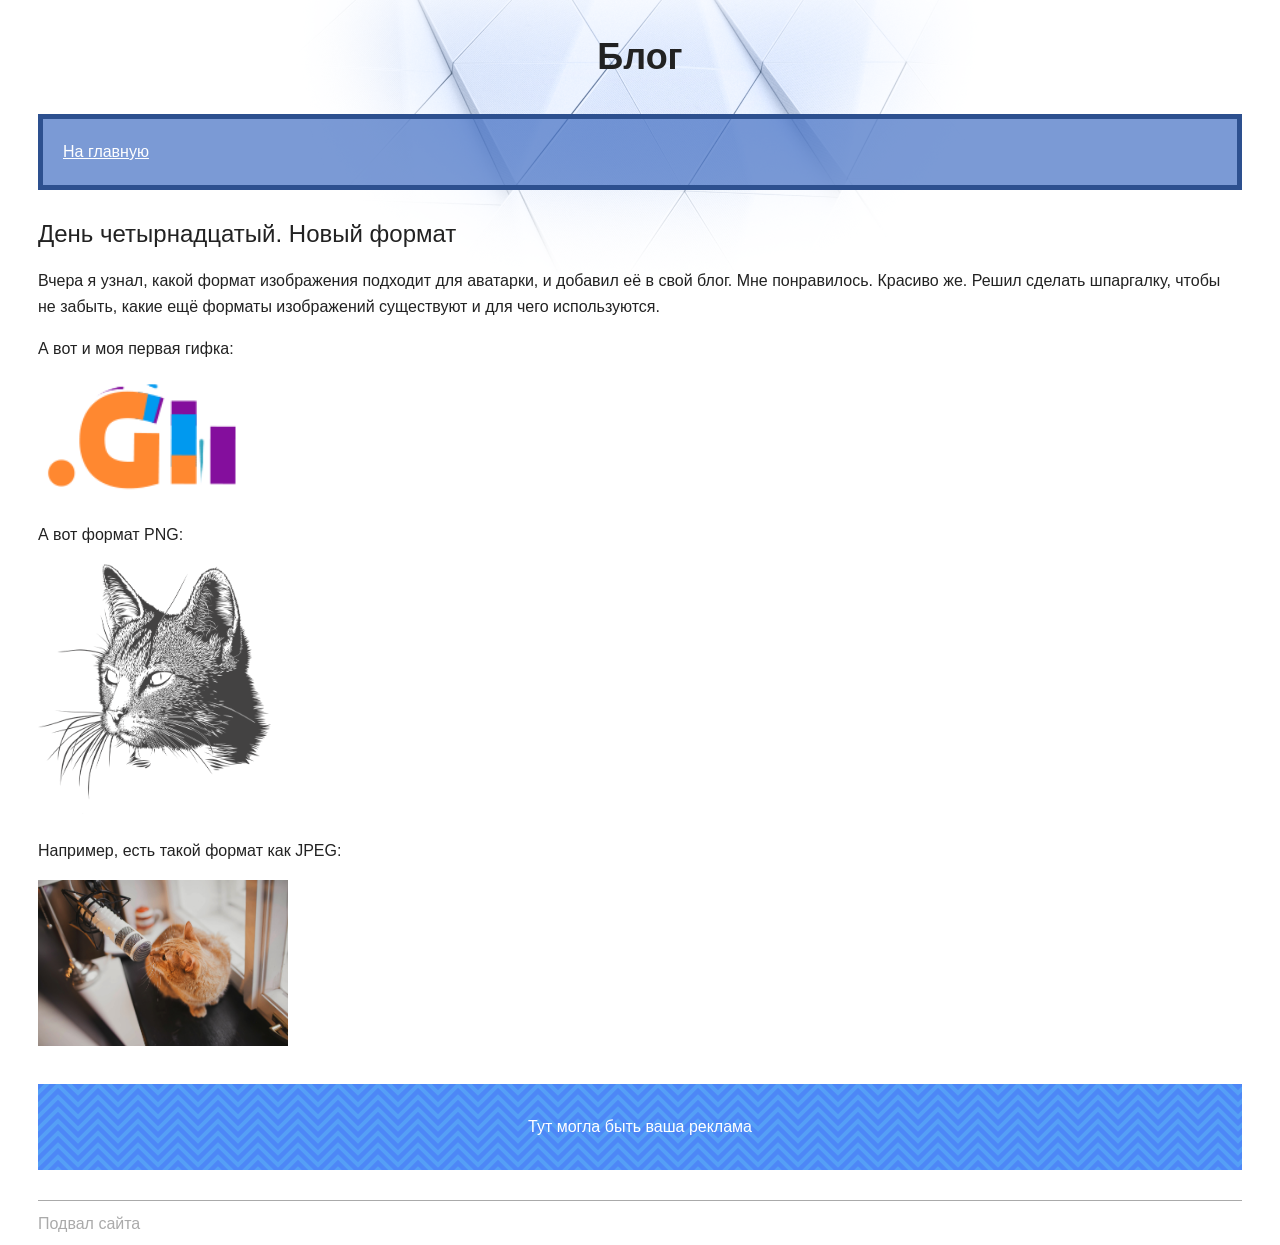
<file: source/project6/day-14.html>
<!DOCTYPE html>
<html lang="ru">
  <head>
    <meta charset="utf-8">
    <title>Дневник начинающего верстальщика</title>
    <link rel="stylesheet" href="style.css">
  </head>
  <body>
    <header>
      <p class="page-title">Блог</p>
      <nav class="blog-navigation">
        <a href="index.html">На главную</a>
      </nav>
    </header>
    <main>
      <article>
        <h1>День четырнадцатый. Новый формат</h1>
        <p>Вчера я узнал, какой формат изображения подходит для аватарки, и добавил её в свой блог. Мне понравилось. Красиво же. Решил сделать шпаргалку, чтобы не забыть, какие ещё форматы изображений существуют и для чего используются.</p>

        <p>А вот и моя первая гифка:</p>
        <img src="files/gifka.gif" width="250" height="120" alt="Анимация GIF">

        <p>А вот формат PNG:</p>
        <img src="files/portrait.png" height="250" alt="Портрет котика">

        <p>Например, есть такой формат как JPEG:</p>
        <img src="files/instructor-keks.jpg" width="250" alt="Инструктор Кекс">
      </article>
      <aside class="partnership">
        Тут могла быть ваша реклама
      </aside>
    </main>
    <footer>
      Подвал сайта
    </footer>
  </body>
</html>
</file>
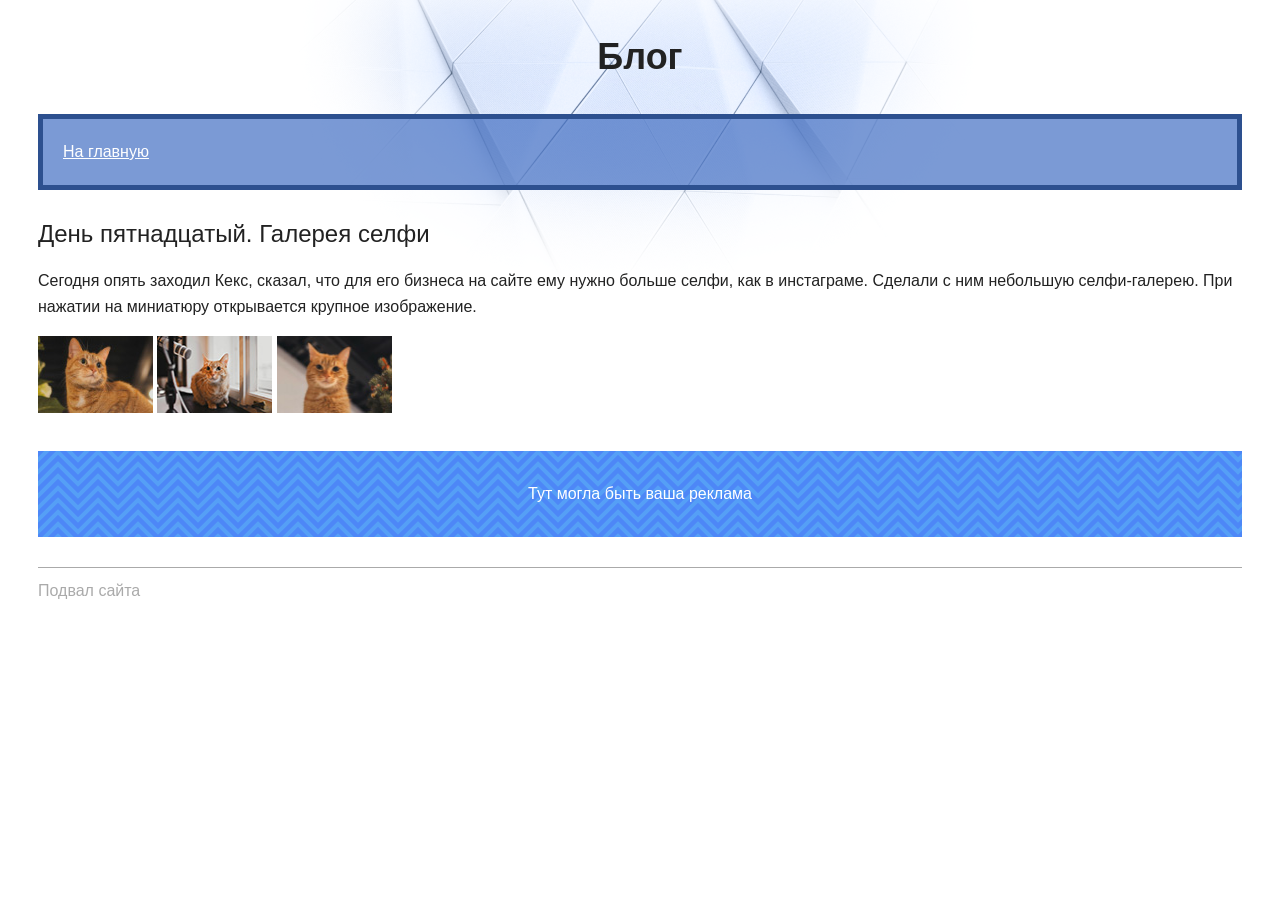
<file: source/project6/day-15.html>
<!DOCTYPE html>
<html lang="ru">
  <head>
    <meta charset="utf-8">
    <title>Дневник начинающего верстальщика</title>
    <link rel="stylesheet" href="style.css">
  </head>
  <body>
    <header>
      <p class="page-title">Блог</p>
      <nav class="blog-navigation">
        <a href="index.html">На главную</a>
      </nav>
    </header>
    <main>
      <article>
        <h1>День пятнадцатый. Галерея селфи</h1>
        <p>Сегодня опять заходил Кекс, сказал, что для его бизнеса на сайте ему нужно больше селфи, как в инстаграме. Сделали с ним небольшую селфи-галерею. При нажатии на миниатюру открывается крупное изображение.</p>
        <p>
          <a href="photo-1.html"><img src="files/preview-1.jpg" alt="Фоточка Кекса" width="115" height="77"></a>
          <a href="photo-2.html"><img src="files/preview-2.jpg" alt="Фоточка Кекса" width="115" height="77"></a>
          <a href="photo-3.html"><img src="files/preview-3.jpg" alt="Фоточка Кекса" width="115" height="77"></a>
        </p>
      </article>
      <aside class="partnership">
        Тут могла быть ваша реклама
      </aside>
    </main>
    <footer>
      Подвал сайта
    </footer>
  </body>
</html>
</file>
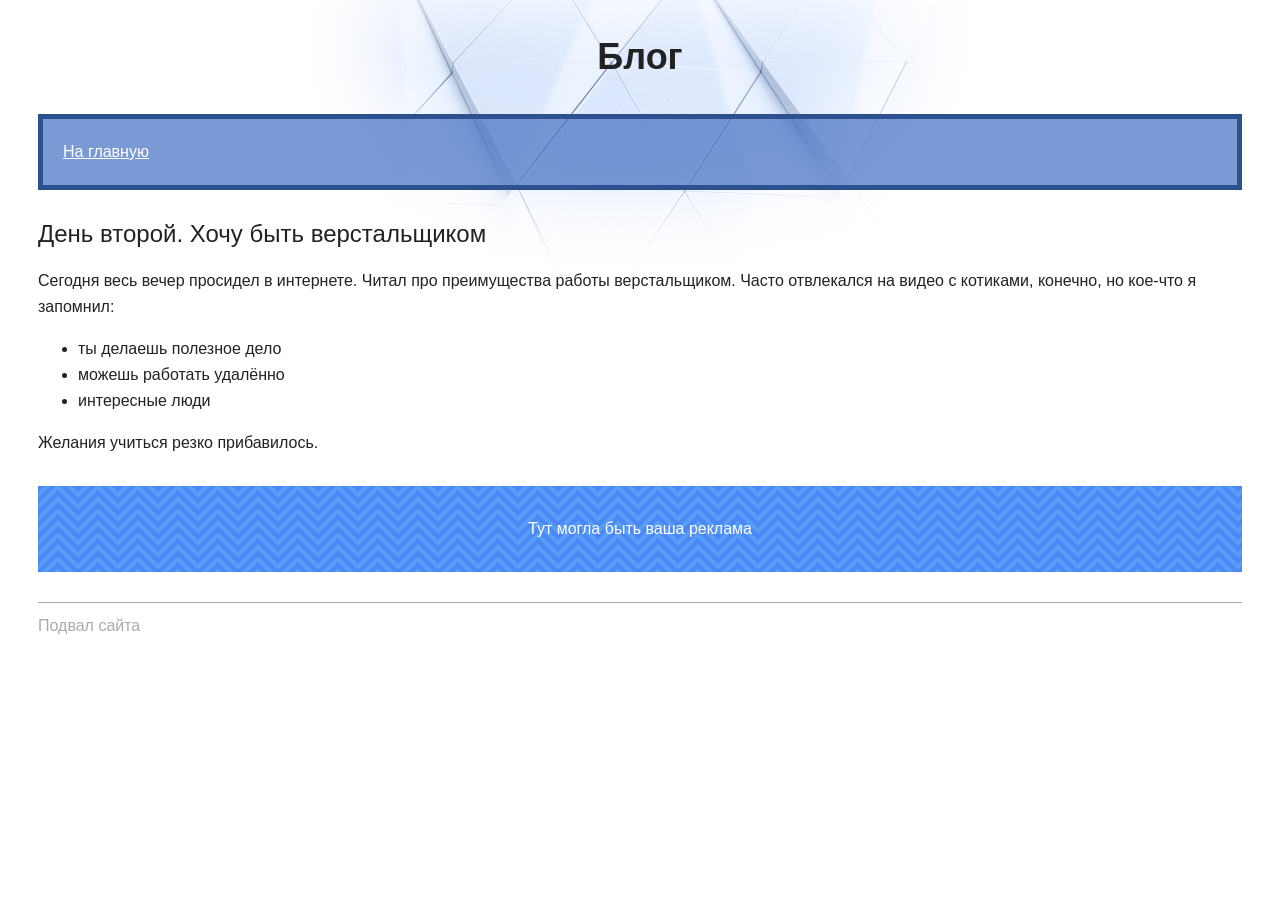
<file: source/project6/day-2.html>
<!DOCTYPE html>
<html lang="ru">
  <head>
    <meta charset="utf-8">
    <title>Дневник начинающего верстальщика</title>
    <link rel="stylesheet" href="style.css">
  </head>
  <body>
    <header>
      <p class="page-title">Блог</p>
      <nav class="blog-navigation">
        <a href="index.html">На главную</a>
      </nav>
    </header>
    <main>
      <article>
        <h1>День второй. Хочу быть верстальщиком</h1>
        <p>Сегодня весь вечер просидел в интернете. Читал про преимущества работы верстальщиком. Часто отвлекался на видео с котиками, конечно, но кое-что я запомнил:</p>

        <ul>
          <li>ты делаешь полезное дело</li>
          <li>можешь работать удалённо</li>
          <li>интересные люди</li>
        </ul>

        <p>Желания учиться резко прибавилось.</p>
      </article>
      <aside class="partnership">
        Тут могла быть ваша реклама
      </aside>
    </main>
    <footer>
      Подвал сайта
    </footer>
  </body>
</html>
</file>
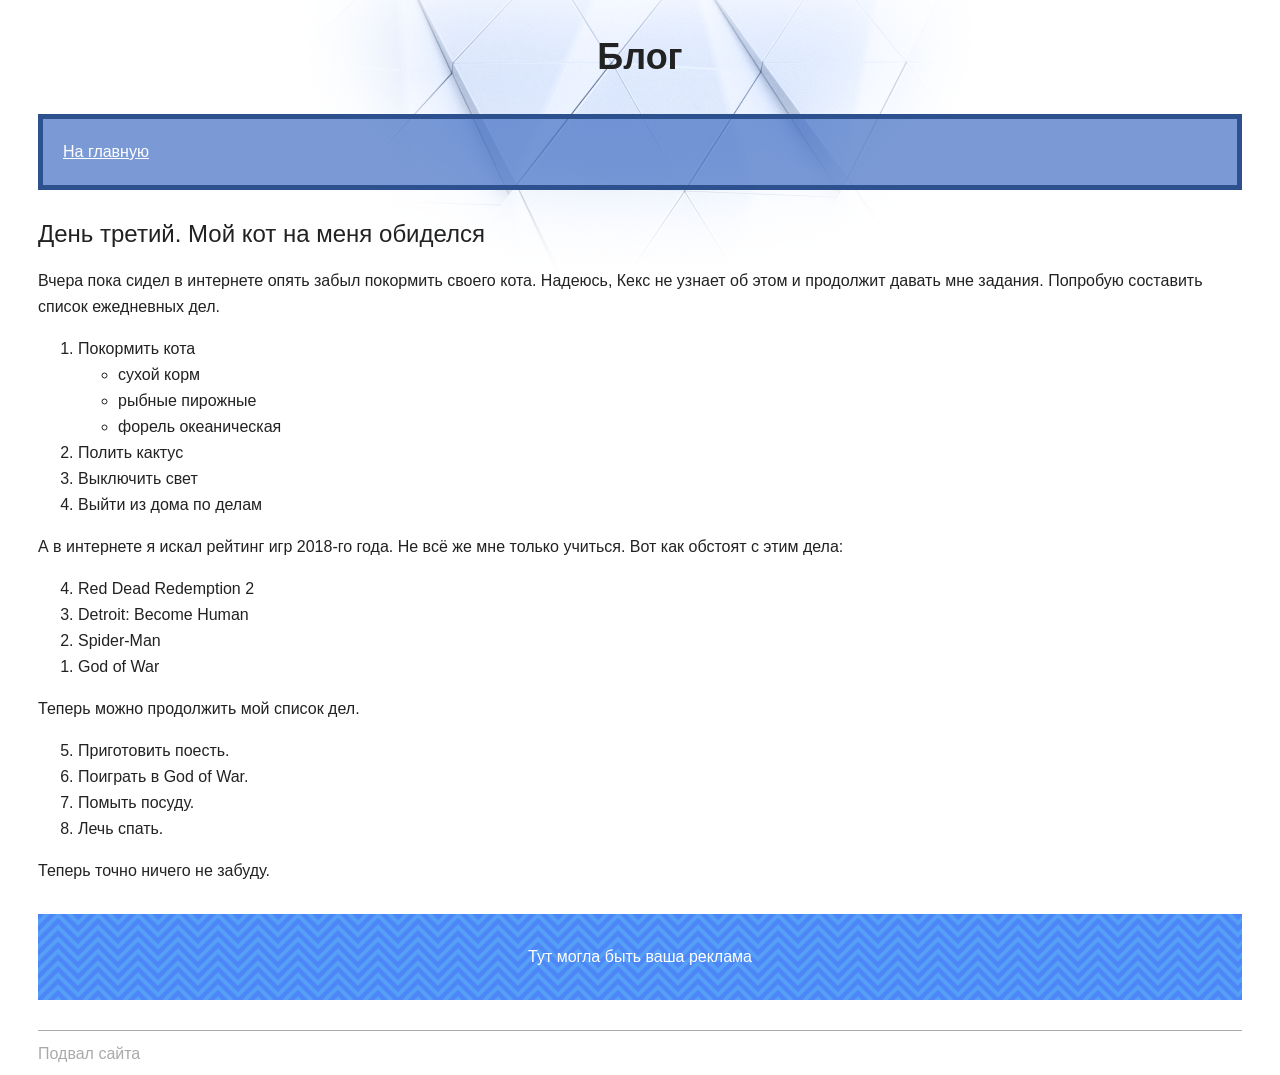
<file: source/project6/day-3.html>
<!DOCTYPE html>
<html lang="ru">
  <head>
    <meta charset="utf-8">
    <title>Дневник начинающего верстальщика</title>
    <link rel="stylesheet" href="style.css">
  </head>
  <body>
    <header>
      <p class="page-title">Блог</p>
      <nav class="blog-navigation">
        <a href="index.html">На главную</a>
      </nav>
    </header>
    <main>
      <article>
        <h1>День третий. Мой кот на меня обиделся</h1>
        <p>Вчера пока сидел в интернете опять забыл покормить своего кота. Надеюсь, Кекс не узнает об этом и продолжит давать мне задания. Попробую составить список ежедневных дел.</p>
        <ol>
          <li>Покормить кота
            <ul>
              <li>сухой корм</li>
              <li>рыбные пирожные</li>
              <li>форель океаническая</li>
            </ul>
          </li>
          <li>Полить кактус</li>
          <li>Выключить свет</li>
          <li>Выйти из дома по делам</li>
        </ol>

        <p>А в интернете я искал рейтинг игр 2018-го года. Не всё же мне только учиться. Вот как обстоят с этим дела:</p>
        <ol reversed>
          <li>Red Dead Redemption 2</li>
          <li>Detroit: Become Human</li>
          <li>Spider-Man</li>
          <li>God of War</li>
        </ol>

        <p>Теперь можно продолжить мой список дел.</p>
        <ol start="5">
          <li>Приготовить поесть.</li>
          <li>Поиграть в God of War.</li>
          <li>Помыть посуду.</li>
          <li>Лечь спать.</li>
        </ol>

        <p>Теперь точно ничего не забуду.</p>
      </article>
      <aside class="partnership">
        Тут могла быть ваша реклама
      </aside>
    </main>
    <footer>
      Подвал сайта
    </footer>
  </body>
</html>
</file>
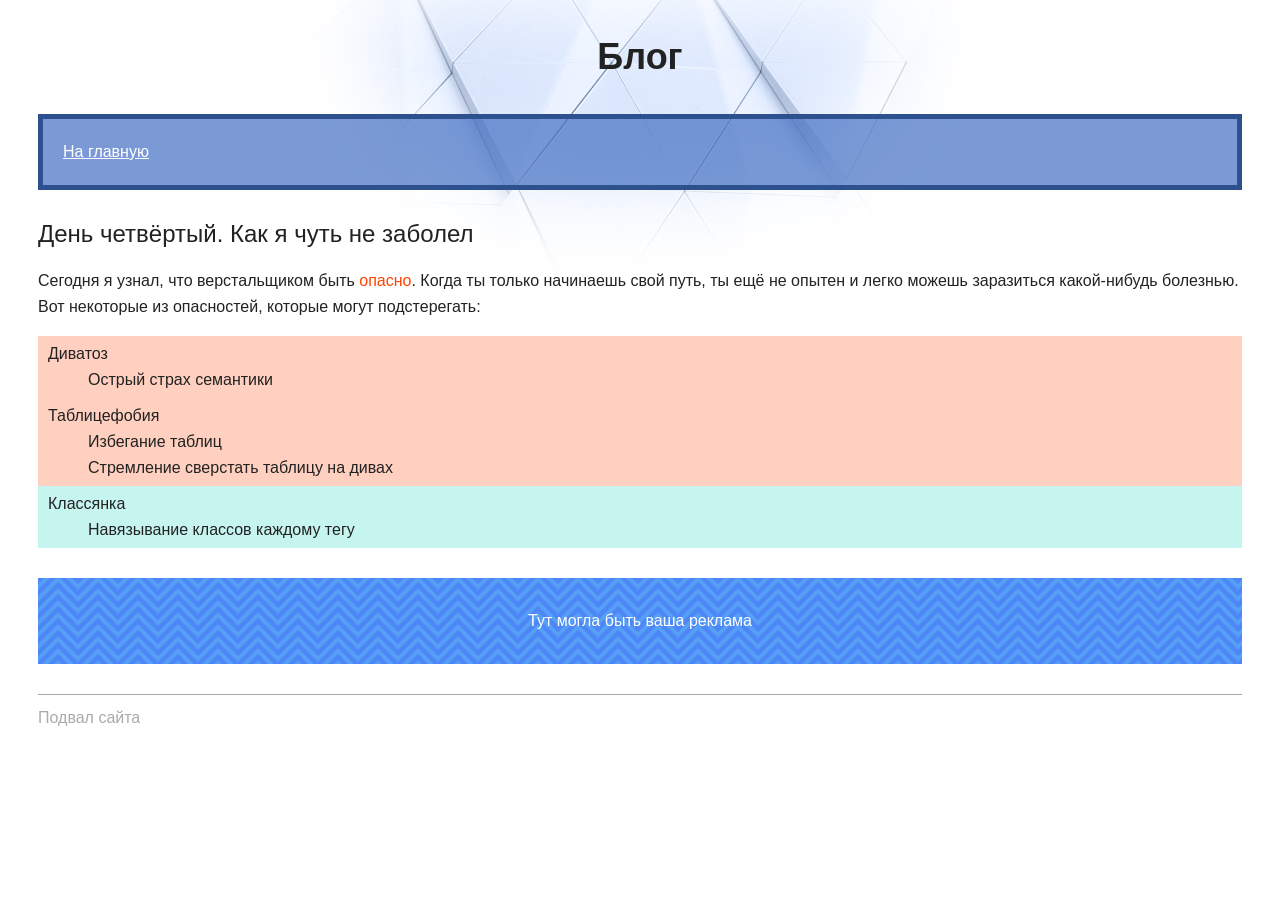
<file: source/project6/day-4.html>
<!DOCTYPE html>
<html lang="ru">
  <head>
    <meta charset="utf-8">
    <title>Дневник начинающего верстальщика</title>
    <link rel="stylesheet" href="style.css">
  </head>
  <body>
    <header>
      <p class="page-title">Блог</p>
      <nav class="blog-navigation">
        <a href="index.html">На главную</a>
      </nav>
    </header>
    <main>
      <article>
        <h1>День четвёртый. Как я чуть не заболел</h1>
        <p>Сегодня я узнал, что верстальщиком быть <span class="danger-text">опасно</span>. Когда ты только начинаешь свой путь, ты ещё не опытен и легко можешь заразиться какой-нибудь болезнью. Вот некоторые из опасностей, которые могут подстерегать:</p>

        <dl>
          <div class="danger-block">
            <dt>Диватоз</dt>
            <dd>Острый страх семантики</dd>
           </div>
           <div class="danger-block">
            <dt>Таблицефобия</dt>
            <dd>Избегание таблиц</dd>
            <dd>Стремление сверстать таблицу на дивах</dd>
          </div>
          <div class="no-danger-block">
            <dt>Классянка</dt>
            <dd>Навязывание классов каждому тегу</dd>
          </div>
        </dl>
      </article>
      <aside class="partnership">
        Тут могла быть ваша реклама
      </aside>
    </main>
    <footer>
      Подвал сайта
    </footer>
  </body>
</html>
</file>
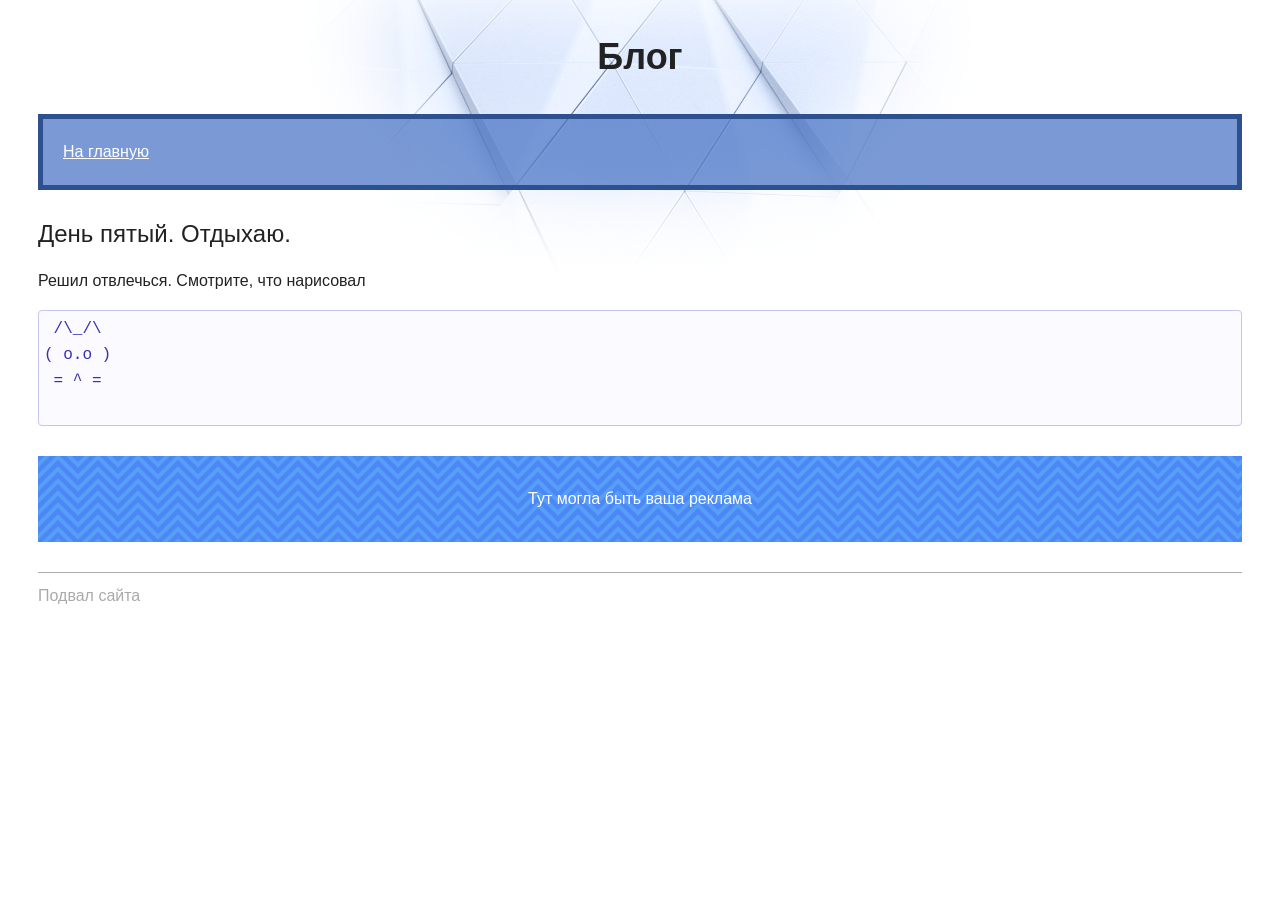
<file: source/project6/day-5.html>
<!DOCTYPE html>
<html lang="ru">
  <head>
    <meta charset="utf-8">
    <title>Дневник начинающего верстальщика</title>
    <link rel="stylesheet" href="style.css">
  </head>
  <body>
    <header>
      <p class="page-title">Блог</p>
      <nav class="blog-navigation">
        <a href="index.html">На главную</a>
      </nav>
    </header>
    <main>
      <article>
        <h1>День пятый. Отдыхаю.</h1>
        <p>Решил отвлечься. Смотрите, что нарисовал</p>

        <pre>
 /\_/\
( o.o )
 = ^ =
        </pre>
      </article>
      <aside class="partnership">
        Тут могла быть ваша реклама
      </aside>
    </main>
    <footer>
      Подвал сайта
    </footer>
  </body>
</html>
</file>
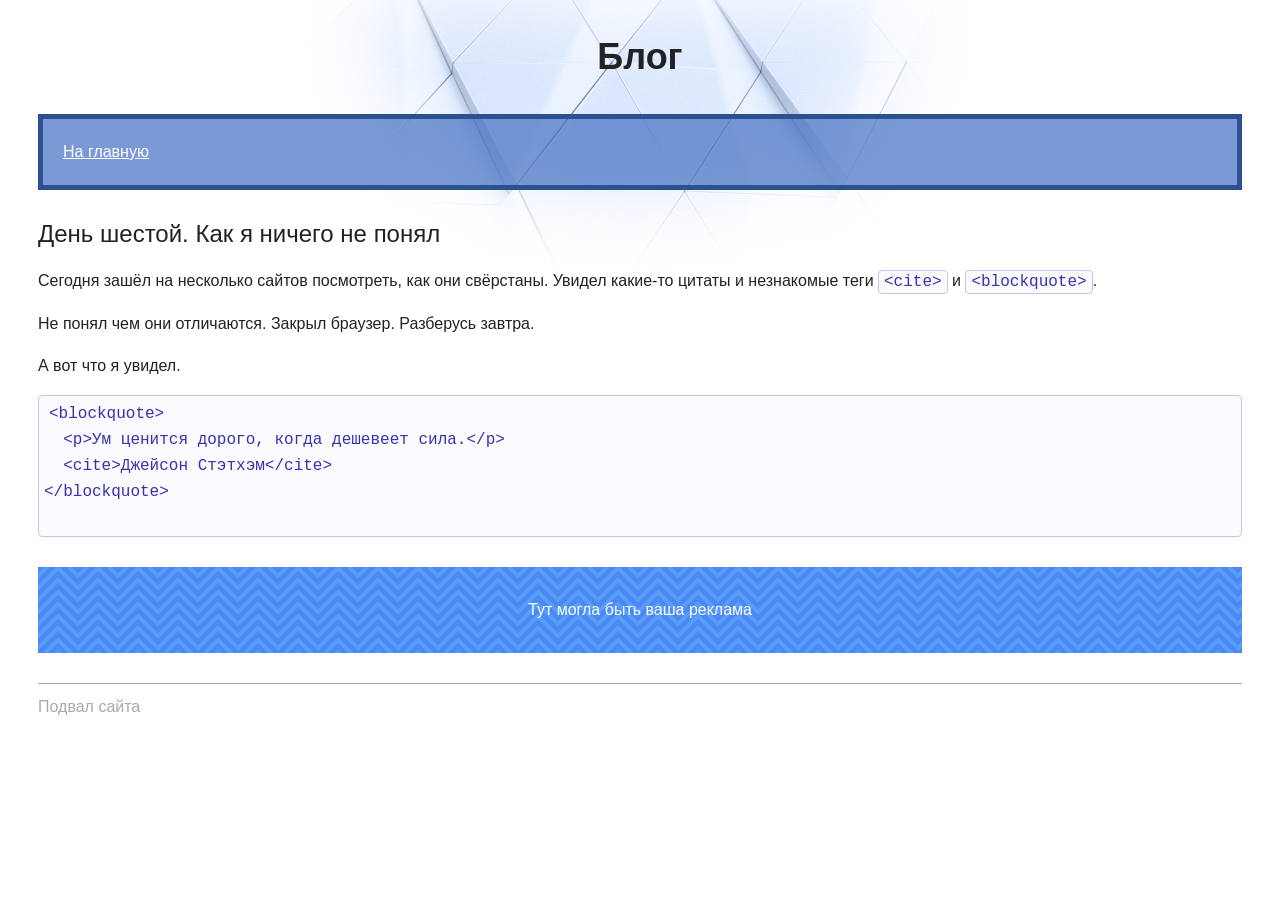
<file: source/project6/day-6.html>
<!DOCTYPE html>
<html lang="ru">
  <head>
    <meta charset="utf-8">
    <title>Дневник начинающего верстальщика</title>
    <link rel="stylesheet" href="style.css">
  </head>
  <body>
    <header>
      <p class="page-title">Блог</p>
      <nav class="blog-navigation">
        <a href="index.html">На главную</a>
      </nav>
    </header>
    <main>
      <article>
        <h1>День шестой. Как я ничего не понял</h1>
        <p>Сегодня зашёл на несколько сайтов посмотреть, как они свёрстаны. Увидел какие-то цитаты и незнакомые теги <code>&lt;cite&gt;</code> и <code>&lt;blockquote&gt;</code>.</p>
        <p>Не понял чем они отличаются. Закрыл браузер. Разберусь завтра.</p>
        <p>А вот что я увидел.</p>
       <pre><code>&lt;blockquote&gt;
  &lt;p&gt;Ум ценится дорого, когда дешевеет сила.&lt;/p&gt;
  &lt;cite&gt;Джейсон Стэтхэм&lt;/cite&gt;
&lt;/blockquote&gt;
     </code></pre>
      </article>
      <aside class="partnership">
        Тут могла быть ваша реклама
      </aside>
    </main>
    <footer>
      Подвал сайта
    </footer>
  </body>
</html>
</file>
<file: style.css>
body {
  margin: 0;
  min-width: 960px;
  font-family: "Montserrat", "Helvetica", "Arial", sans-serif;
  font-size: 16px;
  line-height: 32px;
  color: #222222;
  background-color: #f2f4f6;
  background-image: url("img/hero-bg.jpg");
  background-repeat: no-repeat;
  background-position: top center;
}

/*
ul {
  list-style: none; 
  margin: 0 auto;
  overflow: hidden;
  padding: 0;
}

.main-menu a:hover {
  background: #899094;
  text-decoration: underline;
  color: white;
  transition: .5s linear;
}
*/

.blog-navigation {
  margin-bottom: 30px;
  padding: 20px;

  background-color: rgba(68, 112, 196, 0.7);
  border: 5px solid #2d508f;

  color: #ffffff;
}

.container {
  max-width: 928px;
  margin: 0 auto;
  padding: 0 16px;
}

.page-header {
  margin: 0 0 160px;
  padding: 32px 0 32px;
}

.page-header .container,
.page-footer .container {
  max-width: 1408px;
  text-align: right;
}

.page-header a {
  margin-left: 56px;
  color: #288be6;
  text-decoration: none;
  background-repeat: no-repeat;
  background-position: left;
  transition: .5s linear;
}

.page-header a:hover {
  text-decoration: underline;
  color: rgb(0, 0, 0);
}

.header-email {
  padding-left: 30px;
  background-image: url("img/icon-email-header.svg");
}

.header-phone {
  padding-left: 25px;
  background-image: url("img/icon-phone-header.svg");
}

.header-github {
  padding-left: 25px;
  background-image: url("img/icon-github-header.svg");
  background-size: 20px;
}

.header-facebook {
  padding-left: 23px;
  background-image: url("img/icon-facebook-header.svg");
  background-size: 17px;
}

.header-linkedin {
  padding-left: 23px;
  background-image: url("img/icon-linkedin-header.svg");
  background-size: 17px;
}

.hero-image {
  margin-bottom: 620px;
}

.hero-image .container {
  max-width: 1408px;
  text-align: center;
}

.heading {
  margin: 0 0 16px;
  font-family: "Old Standard TT", "Times", "Times New Roman", serif;
  font-size: 88px;
  line-height: 96px;
  font-weight: 400;
}

.hero-image p {
  margin: 0;
  font-size: 32px;
  line-height: 48px;
}

.intro {
  margin: 0 0 120px;
}

.subheading {
  margin: 0 0 56px;
  font-family: "Old Standard TT", "Times", "Times New Roman", serif;
  font-size: 64px;
  line-height: 80px;
  font-weight: 400;
  text-align: center;
}

.user-image {
  margin: 0 0 32px;
  text-align: center;
}

.intro h3,
.portfolio h3 {
  margin: 0 0 12px;
  font-size: 28px;
  line-height: 40px;
  font-weight: 500;
}

.intro p {
  margin: 0 0 32px;
}

.skills-list {
  margin: 0;
  padding: 0;
}

.skills-list dt {
  padding-left: 32px;
  background-repeat: no-repeat;
  background-position: left;
}

.skill-html {
  background-image: url("img/icon-html.svg");
}

.skill-css {
  background-image: url("img/icon-css.svg");
}

.level {
  margin: 4px 0 16px;
  padding: 0;
  height: 14px;
  font-size: 0;
  background-color: #ffffff;
  border: 1px solid #86c3fa;
  border-radius: 8px;
}

.level div {
  margin: 1px;
  height: 12px;
  background-color: #288be6;
  border-radius: 6px;
}

.portfolio {
  margin: 0 0 120px;
}

.projects {
  margin: 0;
  padding: 0;
  list-style: none;
}

.projects li {
  margin: 0 0 80px;
}

.project-image {
  margin: 0 0 24px;
  text-align: center;
}

.projects p {
  margin: 0 0 24px;
}

.button {
  padding: 6px 20px;
  margin-bottom: 20px;
  display: inline-block;
  vertical-align: baseline;
  text-decoration: none;
  text-transform: uppercase;
  border-radius: 4px;
  background-color: #288be6;
  color: #ffffff;
  transition: .5s linear;
}

.portfolio a:hover {
  text-decoration: underline;
  color: rgb(0, 0, 0);
}

.button2 {
  padding: 6px 20px;
  display: inline-block;
  vertical-align: baseline;
  text-decoration: none;
  text-transform: uppercase;
  border-radius: 4px;
  background-color: #288be6;
  color: #ffffff;
  transition: .5s linear;
}

.page-footer {
  padding: 40px 0;
  background-color: #00417d;
  color: #ffffff;
}

.page-footer a {
  margin-left: 56px;
  color: inherit;
  text-decoration: none;
  background-repeat: no-repeat;
  background-position: left;
  transition: .5s linear;
}

.page-footer a:hover {
  text-decoration: underline;
  color: rgb(0, 0, 0);
}

.footer-email {
  padding-left: 30px;
  background-image: url("img/icon-email-footer.svg");
}

.footer-phone {
  padding-left: 25px;
  background-image: url("img/icon-phone-footer.svg");
}

.footer-github {
  padding-left: 25px;
  background-image: url("img/icon-github-footer.svg");
  background-size: 20px;
}

.footer-facebook {
  padding-left: 23px;
  background-image: url("img/icon-facebook-footer.svg");
  background-size: 17px;
}

.footer-linkedin {
  padding-left: 23px;
  background-image: url("img/icon-linkedin-footer.svg");
  background-size: 17px;
}
</file>
<file: source/project/style.css>
body {
  padding: 0;
  font-family: "Arial", sans-serif;
  font-size: 14px;
  line-height: 18px;
  color: #000000;
  background: #ffffff url("img/keks-background.jpg") no-repeat 50% 0;
}

a {
  margin-left: 0;
  color: #000000;
  text-decoration: underline;
  background-repeat: no-repeat;
  background-position: left;
  transition: .5s linear;
}

a:hover {
  text-decoration: none;
  color: rgb(230, 213, 213);
}

h1 {
  width: 260px;
  font-family: "Georgia", serif;
  font-size: 36px;
  line-height: 36px;
}

h2 {
  padding-bottom: 12px;
  border-bottom: 1px solid #cccccc;
}

.site-header {
  margin-bottom: 30px;
}

.skills-item {
  margin-bottom: 15px;
  padding-left: 20px;
  border-left: 10px solid #c4c4c4;
  color: #999999;
}

.standart {
  border-color: #ffc5b3;
  color: #666666;
}

/* Добавьте правило ниже */

.vip {
  border-color: #ff5a26;
  color: #000000;
}

.container {
  width: 480px;
  margin: 0 auto;
}

.site-header img {
  display: block;
  margin: 0 auto;
}

.features {
  margin-bottom: 30px;
}

.features p {
  display: inline-block;
  vertical-align: top;
  width: 30%;
  margin: 0 5px;
  text-align: center;
  background-repeat: no-repeat;
  background-position: center top;
}

.feature-kitten {
  padding-top: 60px;
  background-image: url("img/bottle.svg");
}

.feature-cat {
  padding-top: 60px;
  background-image: url("img/cat.svg");
}

.feature-train {
  padding-top: 60px;
  background-image: url("img/whistle.svg");
}

.skills-list {
  padding: 0;
  list-style: none;
}

.site-footer {
  display: flex;
  justify-content: space-between;
  color: #999999;
}
</file>
<file: source/project6/style.css>
body {
  padding: 0 30px;
  font-size: 16px;
  line-height: 26px;
  font-family: "Arial", sans-serif;
  color: #222222;

  background: #ffffff url("img/bg-page.png") no-repeat top center;
}

h1 {
  font-weight: 400;
  font-size: 24px;
  line-height: normal;
}

h2 {
  font-size: 20px;
  line-height: normal;
}

aside {
  margin: 20px 0;
  color: #c4c4c4;
}

pre,
code {
  background-color: #fafaff;
  border: 1px solid #c6c4f4;
  border-radius: 4px;
  color: #3632ad;
  font-family: "Courier New", "Courier", monospace;
}

pre {
  padding: 5px;
}

code {
  padding: 2px 5px;
}

pre code {
  background-color: transparent;
  border-radius: 0;
  border: none;
}


blockquote {
  padding-left: 14px;
  border-left: 2px solid #6a2cce;

  color: #6a2cce;
}

cite {
  color: #222222;
}

time {
  color: #6a2cce;
}

a[href] {
  color: #0099ef;
  text-decoration: underline;
  transition: .5s linear;
}

a:hover {
  text-decoration: none;
  color: rgb(0, 0, 0);
  transition: .5s linear;
}

del {
  color: #ff4400;
}

ins {
  color: rgb(105, 178, 83);
}

del,
ins {
  text-decoration: none;
}

em,
i {
  font-style: normal;
}

.avatar {
  border-radius: 50%;
}

.avatar-container {
  text-align: center;
}

.blog-navigation {
  margin-bottom: 30px;
  padding: 20px;
  background-color: rgba(68, 112, 196, 0.7);
  border: 5px solid #2d508f;
  color: #ffffff;
  
}

.blog-navigation a:hover {
  text-decoration: none;
  color: rgb(0, 0, 0);
  transition: .5s linear;
}

.blog-navigation h2 {
  margin-top: 0;
}

.blog-navigation ul {
  list-style: none;
  padding-left: 0;
}

.blog-navigation li {
  margin-bottom: 5px;
}

.blog-navigation a {
  color: #ffffff;
}

.skills dd {
  margin: 0;
  margin-bottom: 10px;

  background-color: #e8e8e8;
}

.skills-level {
  font-size: 12px;
  text-align: center;
  color: #ffffff;
  background-color: #4470c4;
}

.skills-level-ok {
  background-color: #47bb52;
}

.days {
  list-style: none;
  padding-left: 0;
}

figure {
  margin-left: 0;
  margin-right: 0;
}

figure img {
  vertical-align: middle;
  border: 8px solid rgb(202, 224, 248);
}

figcaption {
  width: 502px;
  padding-bottom: 8px;
  font-size: 12px;
  letter-spacing: 0.02em;
  font-style: italic;
  text-align: center;
  background-color: rgb(202, 224, 248);
}

.pagination a {
  display: inline-block;
  margin-right: 30px;
  margin-bottom: 15px;
}

.pagination {
  text-align: center;
  color: #888888;
}

.danger-text {
  color: #ff4400;
}

.danger-block {
  padding: 5px 10px;
  background-color: #ffd0bf;
}

.no-danger-block {
  padding: 5px 10px;
  background-color: #c6f5f0;
}

footer {
  margin-top: 30px;
  padding-top: 10px;
  color: #aaaaaa;
  border-top: 1px solid #aaaaaa;
}

.page-title {
  font-weight: bold;
  font-size: 36px;
  line-height: 42px;
  font-family: "Verdana", sans-serif;
  text-align: center;
}

.partnership {
  margin: 30px 0;
  padding: 30px;
  text-align: center;
  color: #ffffff;
  background-color: #4a87fa;
  background-image: url("img/bg-partnership.svg");
}

.underline {
  text-decoration: underline;
}

.line-through {
  text-decoration: line-through;
}

.overline {
  text-decoration: overline;
}

.italic {
  font-style: italic;
}
</file>
